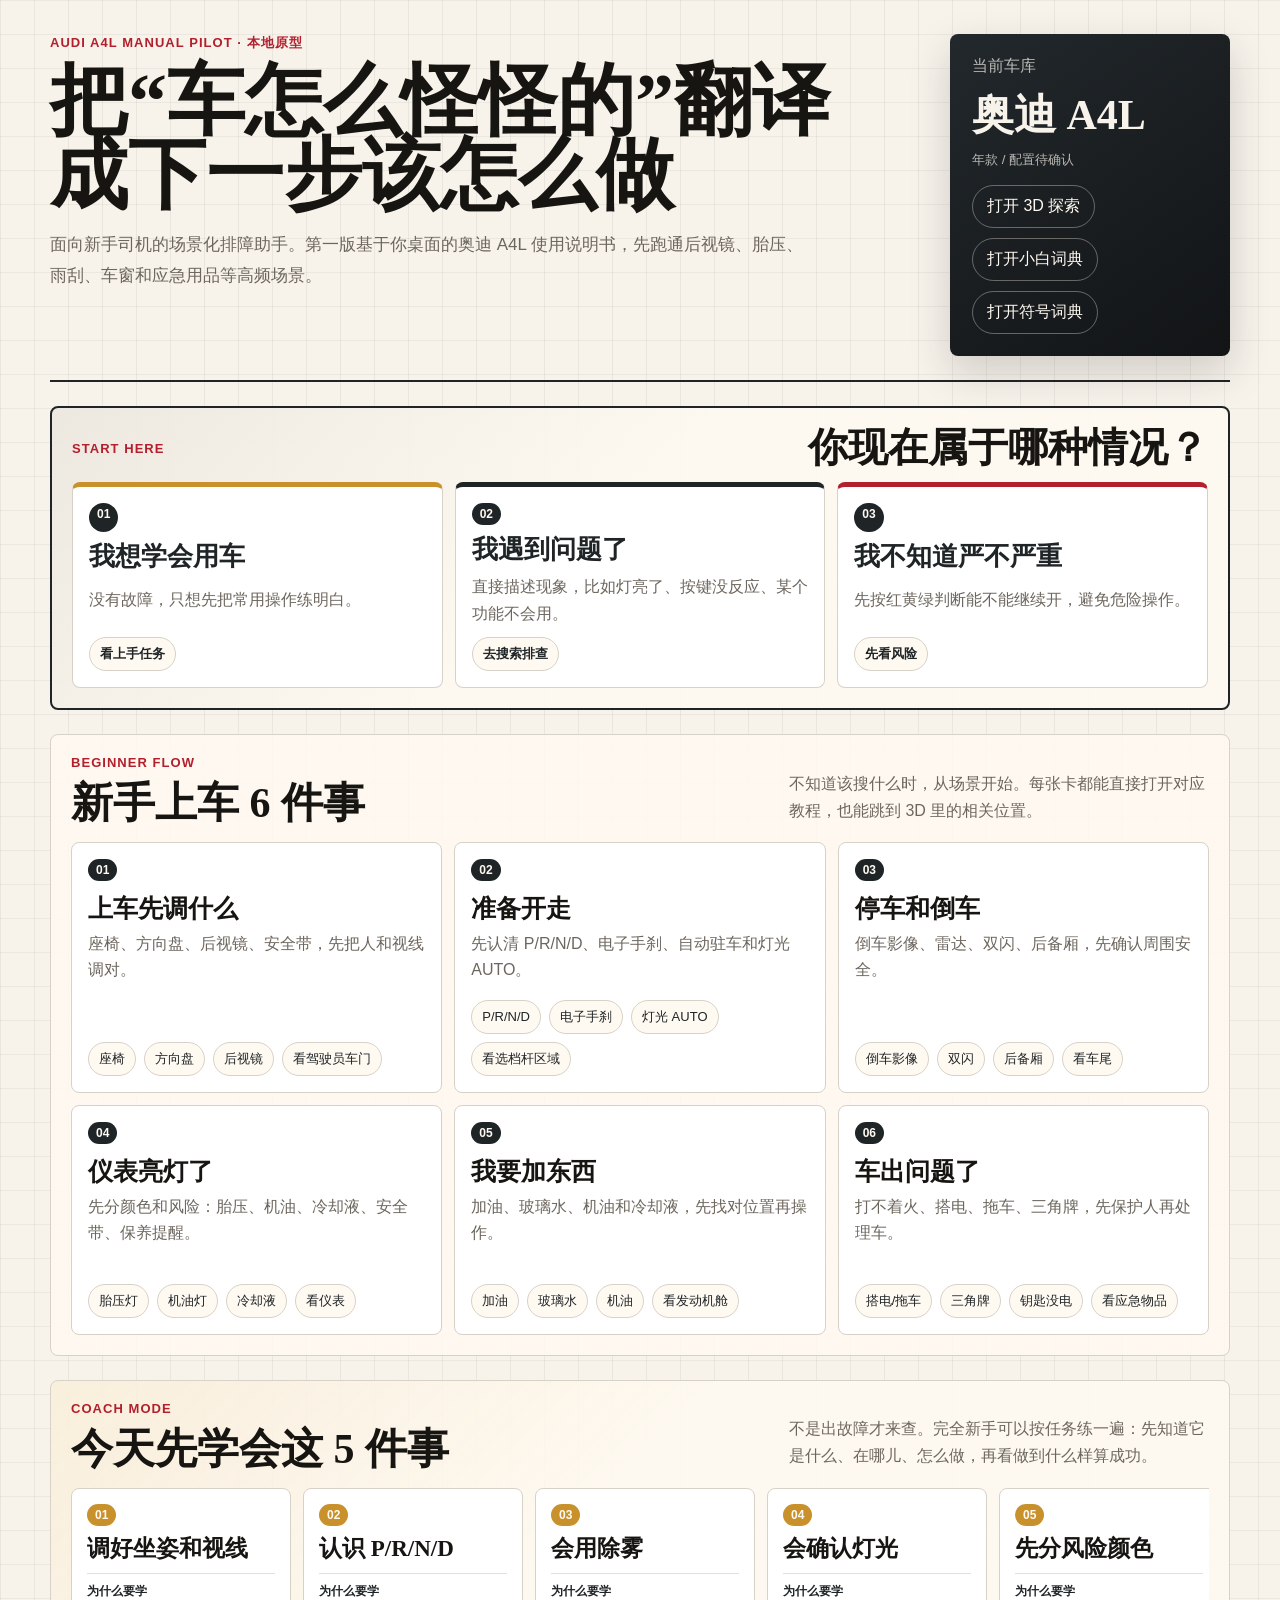
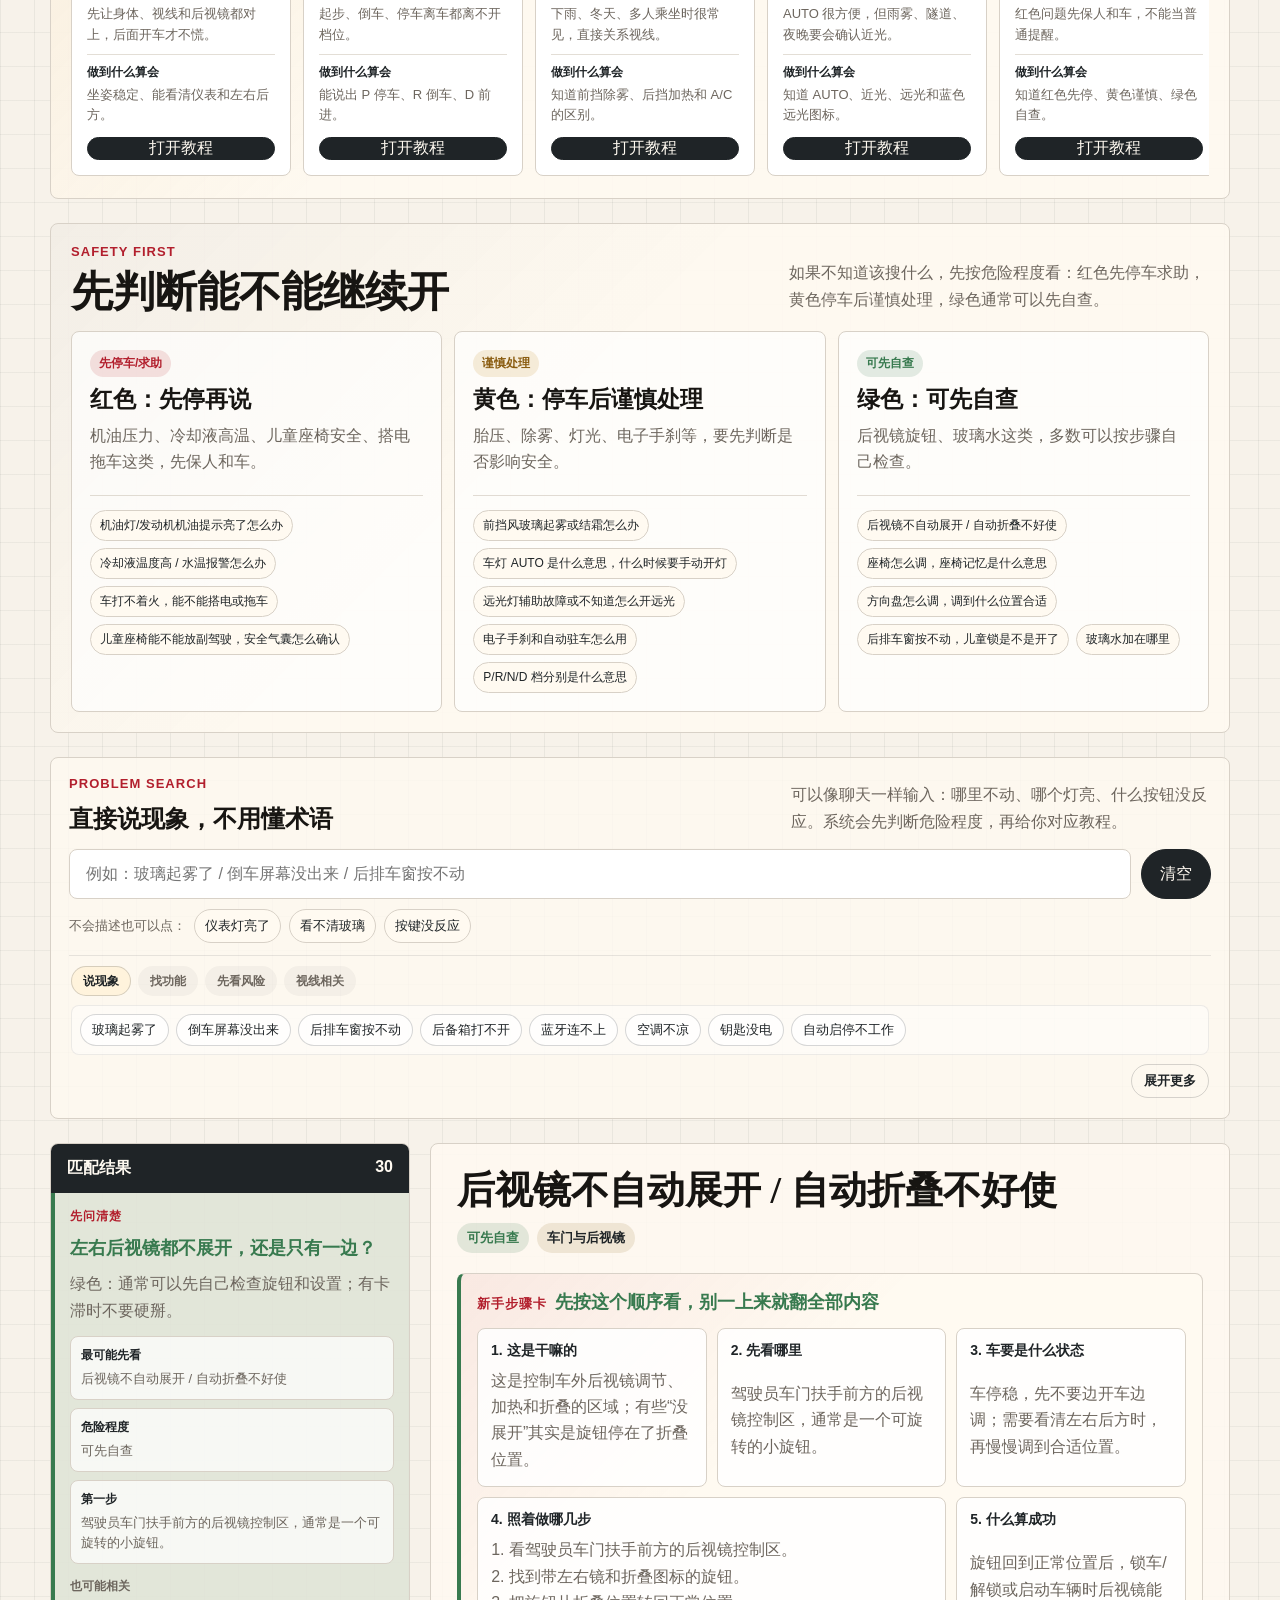
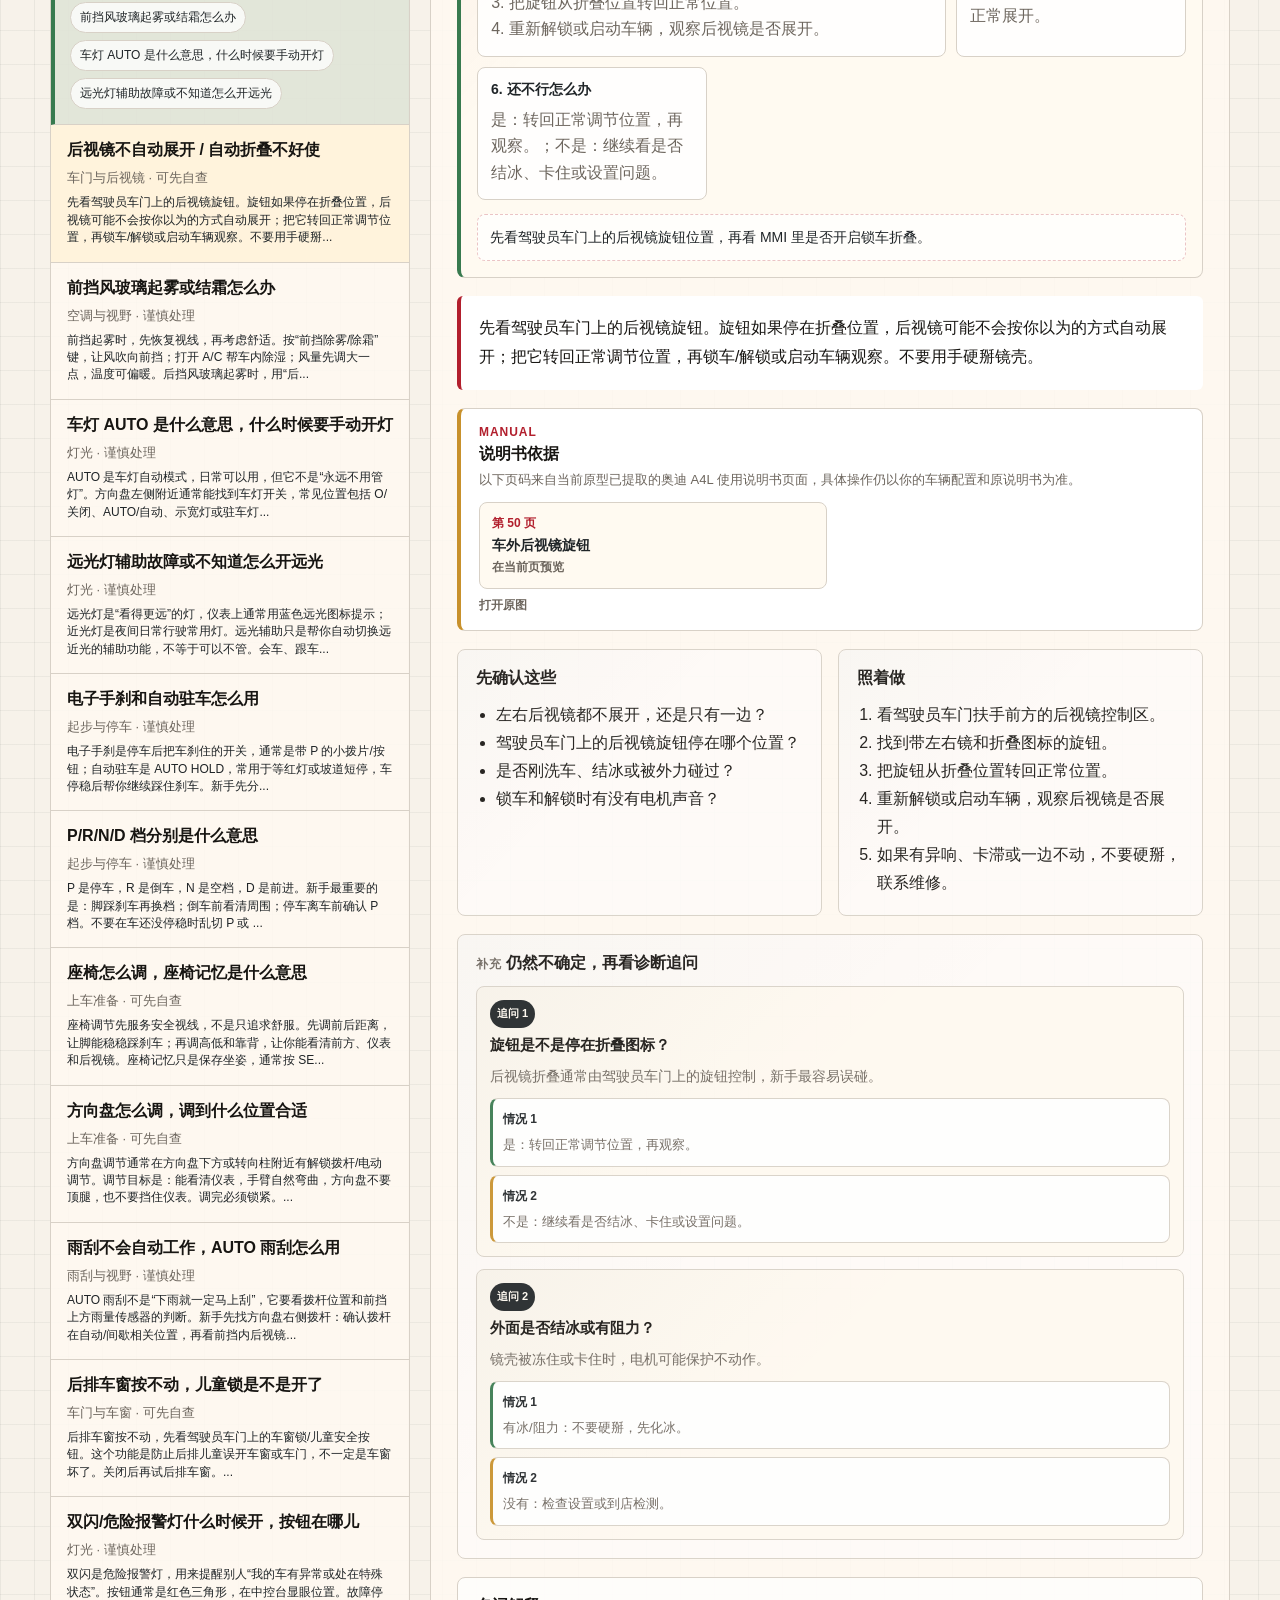
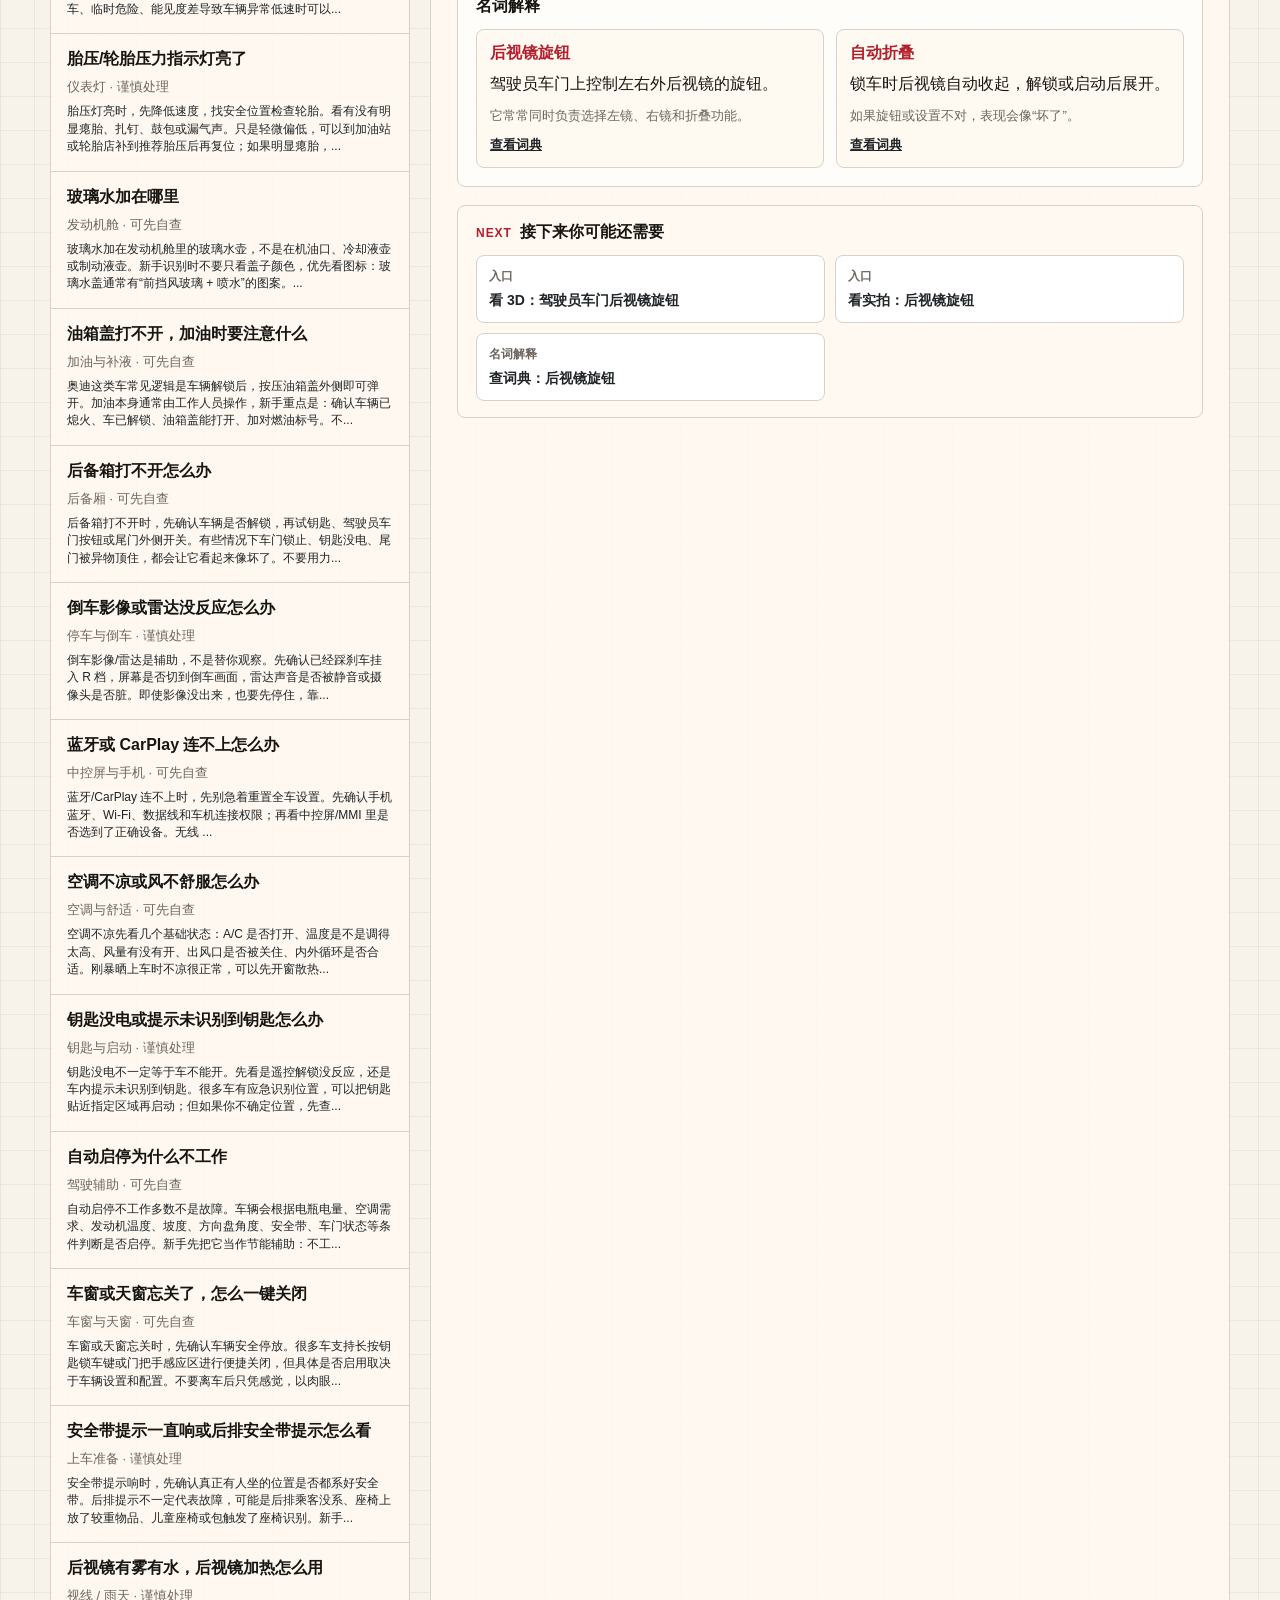
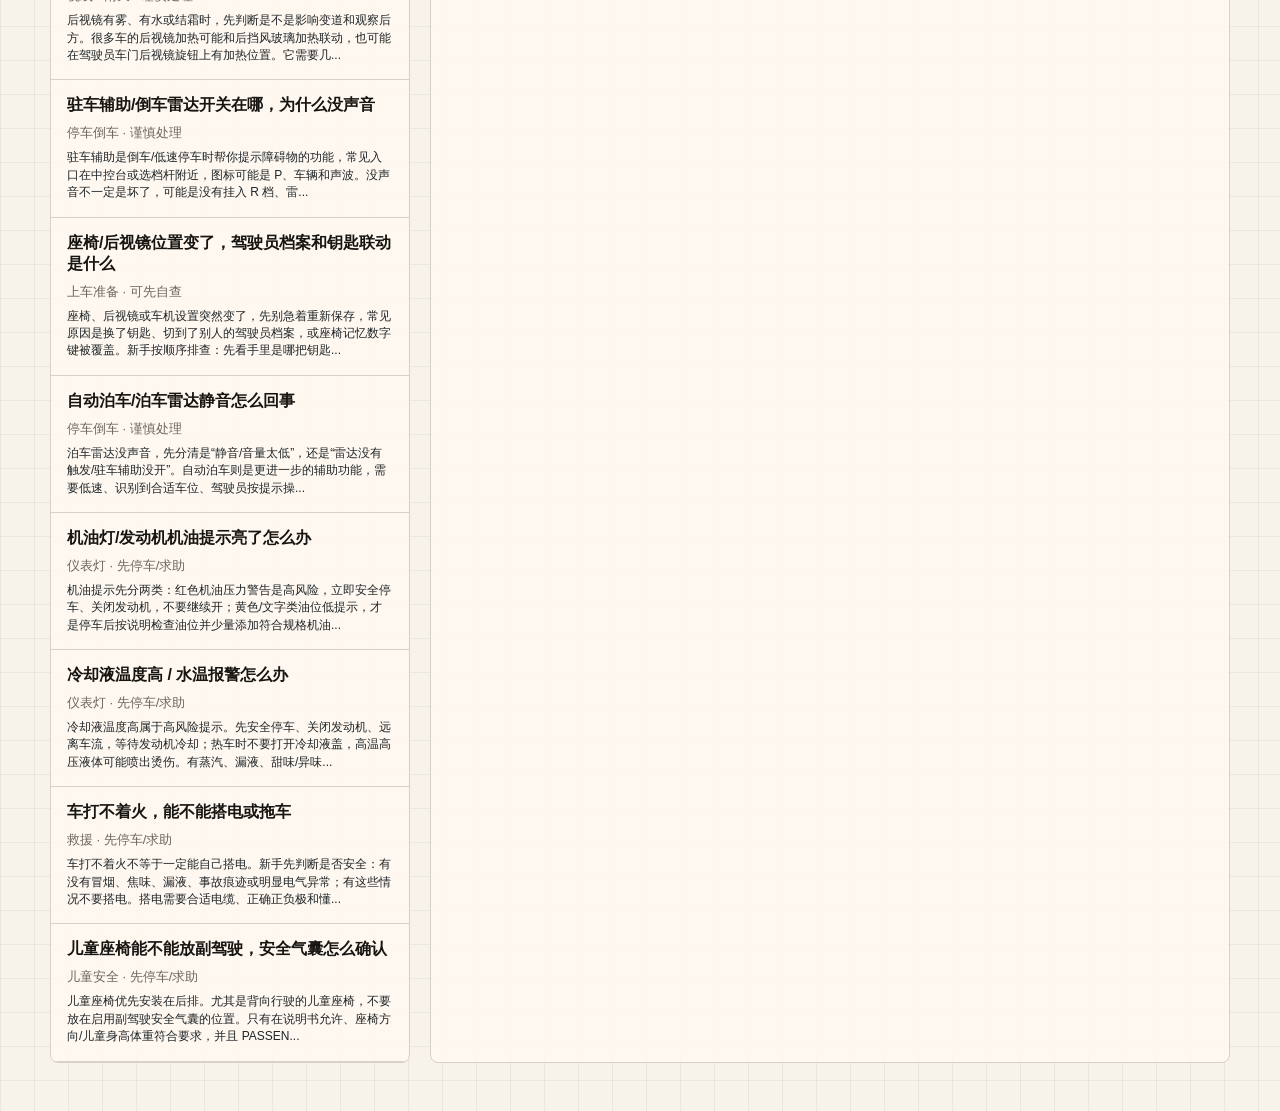
<file: index.html>
<!doctype html>
<html lang="zh-CN">
  <head>
    <meta charset="utf-8" />
    <meta name="viewport" content="width=device-width, initial-scale=1" />
    <title>奥迪 A4L 新手排障助手</title>
    <link rel="stylesheet" href="./styles.css?v=mobile-answer-first-1" />
  </head>
  <body>
    <main class="shell">
      <section class="hero">
        <div>
          <p class="eyebrow">Audi A4L Manual Pilot · 本地原型</p>
          <h1>把“车怎么怪怪的”翻译成下一步该怎么做</h1>
          <p class="lead">面向新手司机的场景化排障助手。第一版基于你桌面的奥迪 A4L 使用说明书，先跑通后视镜、胎压、雨刮、车窗和应急用品等高频场景。</p>
        </div>
        <div class="vehicle-card">
          <span>当前车库</span>
          <strong>奥迪 A4L</strong>
          <small>年款 / 配置待确认</small>
          <a class="vehicle-link" href="./explore.html">打开 3D 探索</a>
          <a class="vehicle-link" href="./glossary.html">打开小白词典</a>
          <a class="vehicle-link" href="./icons.html">打开符号词典</a>
        </div>
      </section>

      <section class="intent-router" aria-label="你现在属于哪种情况">
        <div class="intent-head">
          <p class="eyebrow">Start Here</p>
          <h2>你现在属于哪种情况？</h2>
        </div>
        <div class="intent-grid">
          <a class="intent-card learn" href="#learnMode">
            <span>01</span>
            <strong>我想学会用车</strong>
            <p>没有故障，只想先把常用操作练明白。</p>
            <b>看上手任务</b>
          </a>
          <a class="intent-card problem" href="#searchMode">
            <span>02</span>
            <strong>我遇到问题了</strong>
            <p>直接描述现象，比如灯亮了、按键没反应、某个功能不会用。</p>
            <b>去搜索排查</b>
          </a>
          <a class="intent-card danger" href="#riskMode">
            <span>03</span>
            <strong>我不知道严不严重</strong>
            <p>先按红黄绿判断能不能继续开，避免危险操作。</p>
            <b>先看风险</b>
          </a>
        </div>
      </section>

      <section class="beginner-guide" aria-label="新手上车导航">
        <div class="section-head">
          <div>
            <p class="eyebrow">Beginner Flow</p>
            <h2>新手上车 6 件事</h2>
          </div>
          <p>不知道该搜什么时，从场景开始。每张卡都能直接打开对应教程，也能跳到 3D 里的相关位置。</p>
        </div>

        <div class="guide-grid">
          <article class="guide-card">
            <span>01</span>
            <h3>上车先调什么</h3>
            <p>座椅、方向盘、后视镜、安全带，先把人和视线调对。</p>
            <div class="guide-actions">
              <a href="./index.html?query=%E5%BA%A7%E6%A4%85%E6%80%8E%E4%B9%88%E8%B0%83" data-query="座椅怎么调">座椅</a>
              <a href="./index.html?query=%E6%96%B9%E5%90%91%E7%9B%98%E6%80%8E%E4%B9%88%E8%B0%83" data-query="方向盘怎么调">方向盘</a>
              <a href="./index.html?query=%E5%90%8E%E8%A7%86%E9%95%9C%E4%B8%8D%E8%87%AA%E5%8A%A8%E6%89%93%E5%BC%80" data-query="后视镜不自动打开">后视镜</a>
              <a href="./explore.html?zone=door">看驾驶员车门</a>
            </div>
          </article>

          <article class="guide-card">
            <span>02</span>
            <h3>准备开走</h3>
            <p>先认清 P/R/N/D、电子手刹、自动驻车和灯光 AUTO。</p>
            <div class="guide-actions">
              <a href="./index.html?query=P%E6%A1%A3%E6%98%AF%E4%BB%80%E4%B9%88%E6%84%8F%E6%80%9D" data-query="P档是什么意思">P/R/N/D</a>
              <a href="./index.html?query=%E7%94%B5%E5%AD%90%E6%89%8B%E5%88%B9%E6%80%8E%E4%B9%88%E7%94%A8" data-query="电子手刹怎么用">电子手刹</a>
              <a href="./index.html?query=%E8%BD%A6%E7%81%AFAUTO" data-query="车灯AUTO">灯光 AUTO</a>
              <a href="./explore.html?mode=interior&zone=console">看选档杆区域</a>
            </div>
          </article>

          <article class="guide-card">
            <span>03</span>
            <h3>停车和倒车</h3>
            <p>倒车影像、雷达、双闪、后备厢，先确认周围安全。</p>
            <div class="guide-actions">
              <a href="./index.html?query=%E5%80%92%E8%BD%A6%E5%BD%B1%E5%83%8F%E6%B2%A1%E5%8F%8D%E5%BA%94" data-query="倒车影像没反应">倒车影像</a>
              <a href="./index.html?query=%E5%8F%8C%E9%97%AA%E5%9C%A8%E5%93%AA%E9%87%8C" data-query="双闪在哪里">双闪</a>
              <a href="./index.html?query=%E5%90%8E%E5%A4%87%E5%8E%A2%E6%89%93%E4%B8%8D%E5%BC%80" data-query="后备厢打不开">后备厢</a>
              <a href="./explore.html?zone=trunk">看车尾</a>
            </div>
          </article>

          <article class="guide-card">
            <span>04</span>
            <h3>仪表亮灯了</h3>
            <p>先分颜色和风险：胎压、机油、冷却液、安全带、保养提醒。</p>
            <div class="guide-actions">
              <a href="./index.html?query=%E8%83%8E%E5%8E%8B%E7%81%AF%E4%BA%AE%E4%BA%86" data-query="胎压灯亮了">胎压灯</a>
              <a href="./index.html?query=%E6%9C%BA%E6%B2%B9%E7%81%AF%E4%BA%AE%E4%BA%86" data-query="机油灯亮了">机油灯</a>
              <a href="./index.html?query=%E5%86%B7%E5%8D%B4%E6%B6%B2%E6%8F%90%E7%A4%BA" data-query="冷却液提示">冷却液</a>
              <a href="./explore.html?mode=interior&zone=steering">看仪表</a>
            </div>
          </article>

          <article class="guide-card">
            <span>05</span>
            <h3>我要加东西</h3>
            <p>加油、玻璃水、机油和冷却液，先找对位置再操作。</p>
            <div class="guide-actions">
              <a href="./index.html?query=%E6%B2%B9%E7%AE%B1%E7%9B%96%E6%89%93%E4%B8%8D%E5%BC%80" data-query="油箱盖打不开">加油</a>
              <a href="./index.html?query=%E5%8A%A0%E7%8E%BB%E7%92%83%E6%B0%B4" data-query="加玻璃水">玻璃水</a>
              <a href="./index.html?query=%E6%9C%BA%E6%B2%B9%E7%81%AF%E4%BA%AE%E4%BA%86" data-query="机油灯亮了">机油</a>
              <a href="./explore.html?zone=hood">看发动机舱</a>
            </div>
          </article>

          <article class="guide-card">
            <span>06</span>
            <h3>车出问题了</h3>
            <p>打不着火、搭电、拖车、三角牌，先保护人再处理车。</p>
            <div class="guide-actions">
              <a href="./index.html?query=%E6%90%AD%E7%94%B5" data-query="搭电">搭电/拖车</a>
              <a href="./index.html?query=%E4%B8%89%E8%A7%92%E7%89%8C%E5%9C%A8%E5%93%AA%E9%87%8C" data-query="三角牌在哪里">三角牌</a>
              <a href="./index.html?query=%E9%92%A5%E5%8C%99%E6%B2%A1%E7%94%B5" data-query="钥匙没电">钥匙没电</a>
              <a href="./explore.html?zone=trunk">看应急物品</a>
            </div>
          </article>
        </div>
      </section>

      <section class="onboarding-tasks" id="learnMode" aria-label="上手任务模式">
        <div class="section-head">
          <div>
            <p class="eyebrow">Coach Mode</p>
            <h2>今天先学会这 5 件事</h2>
          </div>
          <p>不是出故障才来查。完全新手可以按任务练一遍：先知道它是什么、在哪儿、怎么做，再看做到什么样算成功。</p>
        </div>
        <div class="task-grid" id="onboardingTasks"></div>
      </section>

      <section class="risk-board" id="riskMode" aria-label="先判断能不能继续开">
        <div class="section-head">
          <div>
            <p class="eyebrow">Safety First</p>
            <h2>先判断能不能继续开</h2>
          </div>
          <p>如果不知道该搜什么，先按危险程度看：红色先停车求助，黄色停车后谨慎处理，绿色通常可以先自查。</p>
        </div>
        <div class="risk-board-grid" id="riskBoard"></div>
      </section>

      <section class="coverage-board dev-only" id="coverageMode" aria-label="内容覆盖看板" hidden>
        <div class="section-head">
          <div>
            <p class="eyebrow">Coverage Map</p>
            <h2>现在覆盖到哪儿了</h2>
          </div>
          <p>不是继续盲目加内容，而是先看这个原型已经覆盖哪些用车场景、哪些还缺、哪些适合接 3D 或实车照片。</p>
        </div>
        <div class="coverage-summary" id="coverageSummary"></div>
        <div class="coverage-grid" id="coverageBoard"></div>
        <div class="coverage-audit" id="coverageAudit"></div>
      </section>

      <section class="search-panel" id="searchMode" aria-label="问题搜索">
        <div class="search-copy">
          <div>
            <p class="eyebrow">Problem Search</p>
            <label for="query">直接说现象，不用懂术语</label>
          </div>
          <p>可以像聊天一样输入：哪里不动、哪个灯亮、什么按钮没反应。系统会先判断危险程度，再给你对应教程。</p>
        </div>
        <div class="search-row">
          <input id="query" type="search" placeholder="例如：玻璃起雾了 / 倒车屏幕没出来 / 后排车窗按不动" autocomplete="off" />
          <button id="clearBtn" type="button">清空</button>
        </div>
        <div class="search-examples">
          <span>不会描述也可以点：</span>
          <button type="button" data-query="仪表灯亮了">仪表灯亮了</button>
          <button type="button" data-query="看不清玻璃">看不清玻璃</button>
          <button type="button" data-query="按键没反应">按键没反应</button>
        </div>
        <div class="chips" id="chips"></div>
      </section>

      <section class="layout">
        <aside class="list" aria-label="问题列表">
          <div class="list-head">
            <span>匹配结果</span>
            <b id="resultCount">0</b>
          </div>
          <div id="resultGuide"></div>
          <div id="issueList"></div>
        </aside>

        <article class="detail" id="detail" aria-live="polite"></article>
      </section>
    </main>

    <script src="./app.js?v=desktop-top-1"></script>
  </body>
</html>
</file>
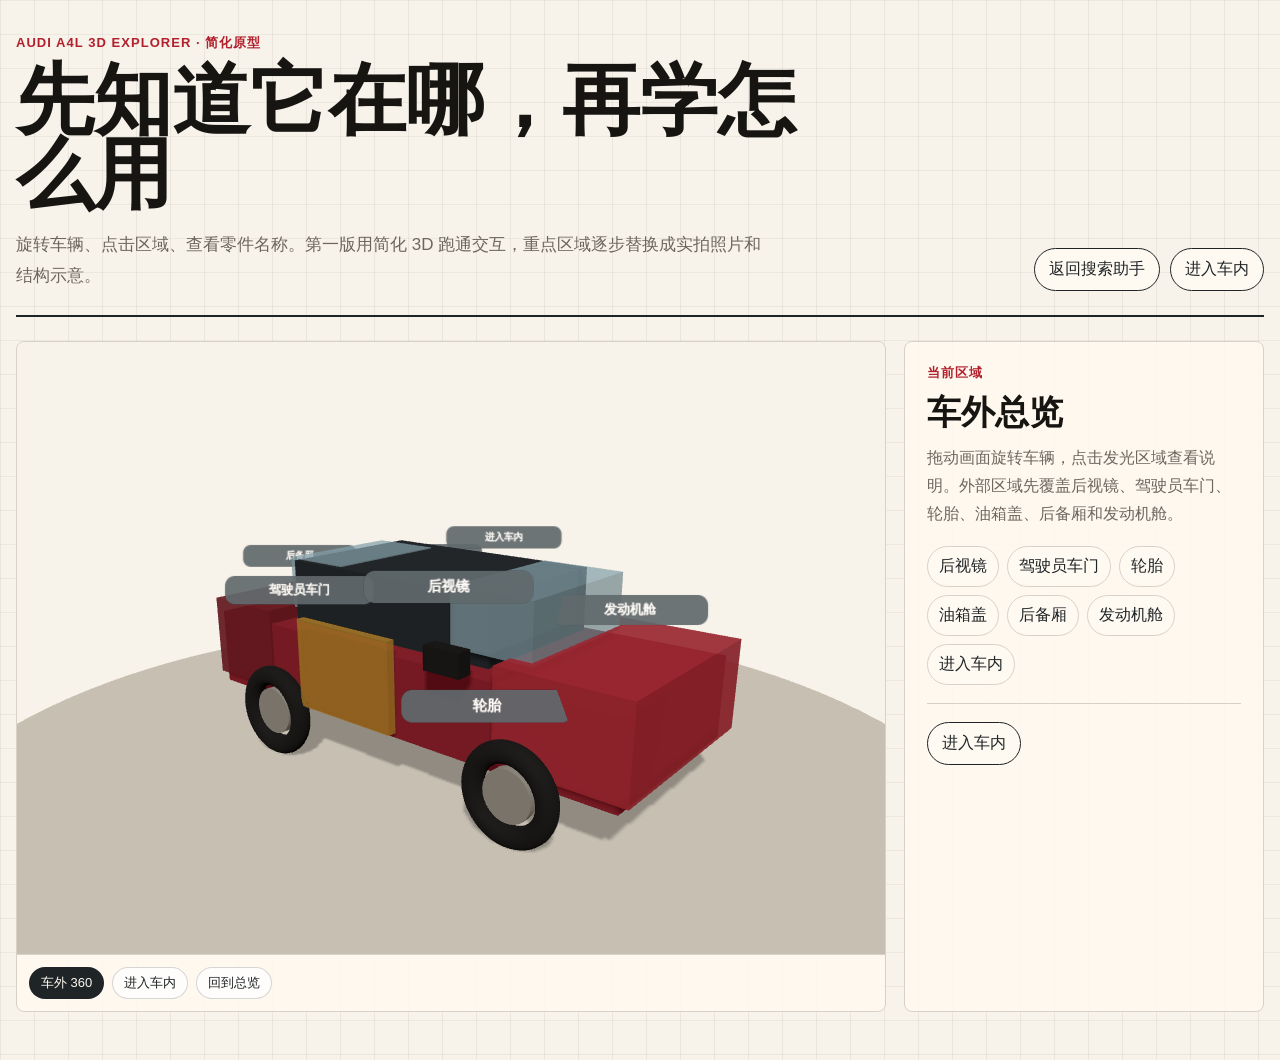
<file: explore.html>
<!doctype html>
<html lang="zh-CN">
  <head>
    <meta charset="utf-8" />
    <meta name="viewport" content="width=device-width, initial-scale=1" />
    <title>奥迪 A4L 3D 新手探索</title>
    <link rel="stylesheet" href="./styles.css?v=mobile-answer-first-1" />
  </head>
  <body>
    <main class="shell explore-shell">
      <section class="explore-hero">
        <div>
          <p class="eyebrow">Audi A4L 3D Explorer · 简化原型</p>
          <h1>先知道它在哪，再学怎么用</h1>
          <p class="lead">旋转车辆、点击区域、查看零件名称。第一版用简化 3D 跑通交互，重点区域逐步替换成实拍照片和结构示意。</p>
        </div>
        <div class="explore-actions">
          <a class="nav-button" href="./index.html">返回搜索助手</a>
          <button class="nav-button" id="enterInteriorBtn" type="button">进入车内</button>
        </div>
      </section>

      <section class="explore-layout">
        <div class="viewer-card">
          <div id="carViewer" class="car-viewer" aria-label="简化 3D 车辆探索区"></div>
          <div class="viewer-toolbar">
            <button class="chip active" type="button" data-view="exterior">车外 360</button>
            <button class="chip" type="button" data-view="interior">进入车内</button>
            <button class="chip" type="button" id="resetCameraBtn">回到总览</button>
          </div>
        </div>

        <aside class="zone-panel" id="zonePanel" aria-live="polite">
          <p class="eyebrow">当前区域</p>
          <h2>车外总览</h2>
          <p>拖动画面旋转车辆，点击发光区域查看说明。外部区域先覆盖后视镜、驾驶员车门、轮胎、油箱盖、后备厢和发动机舱。</p>
          <div class="part-list" id="partList"></div>
        </aside>
      </section>
    </main>

    <script type="module" src="./explore.js?v=explore-goals-1"></script>
  </body>
</html>
</file>
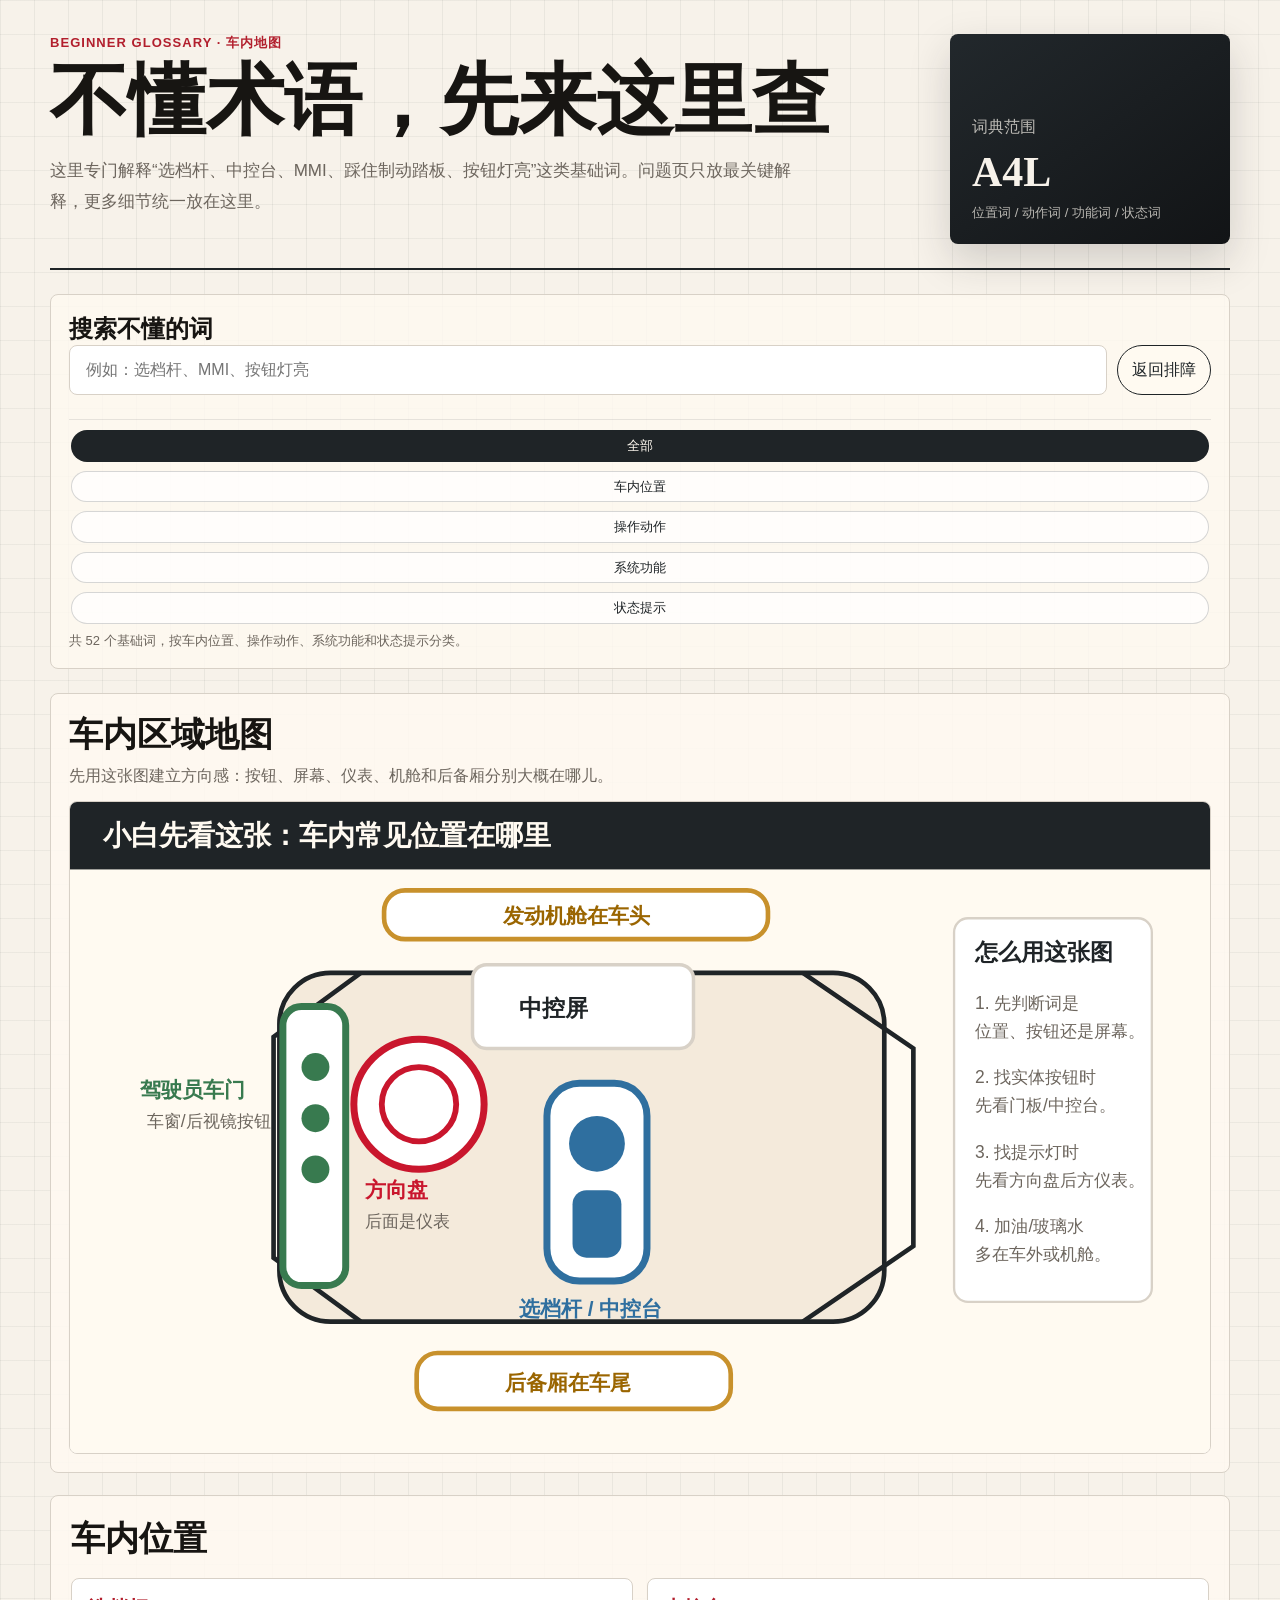
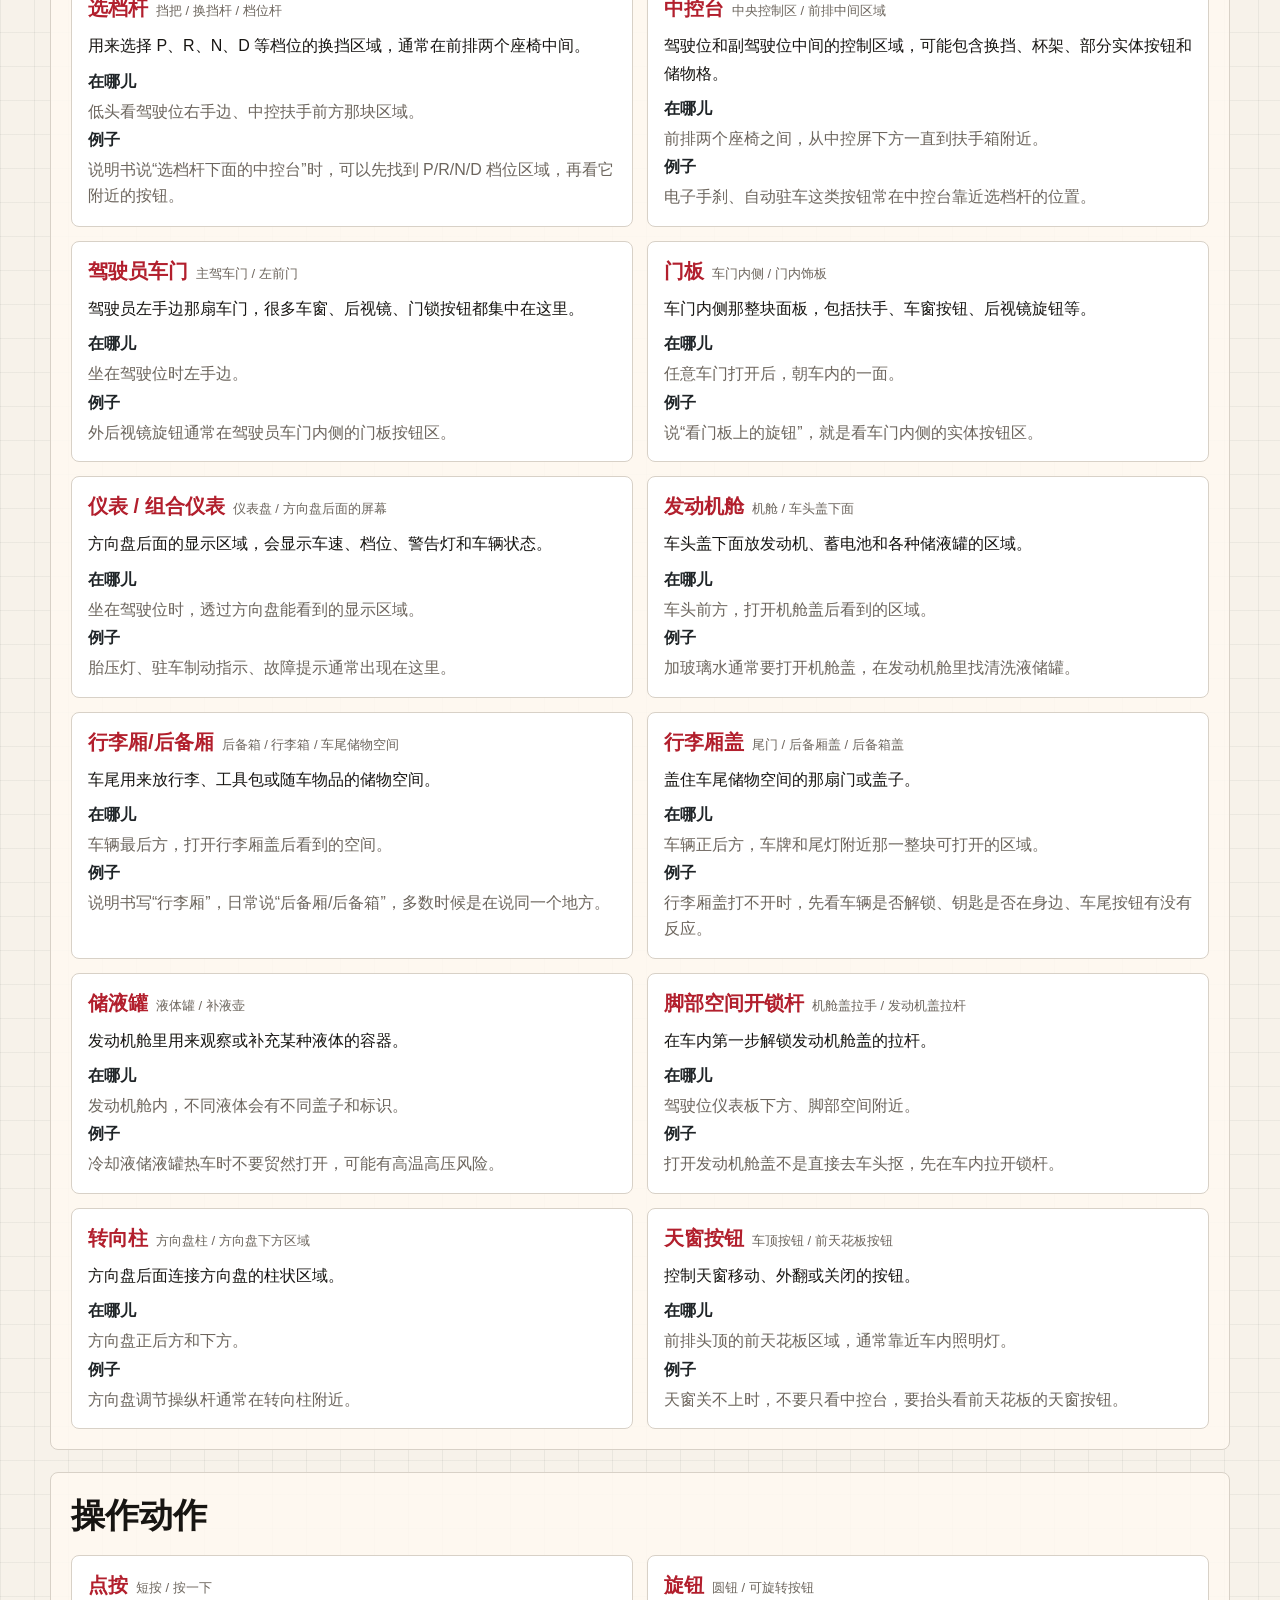
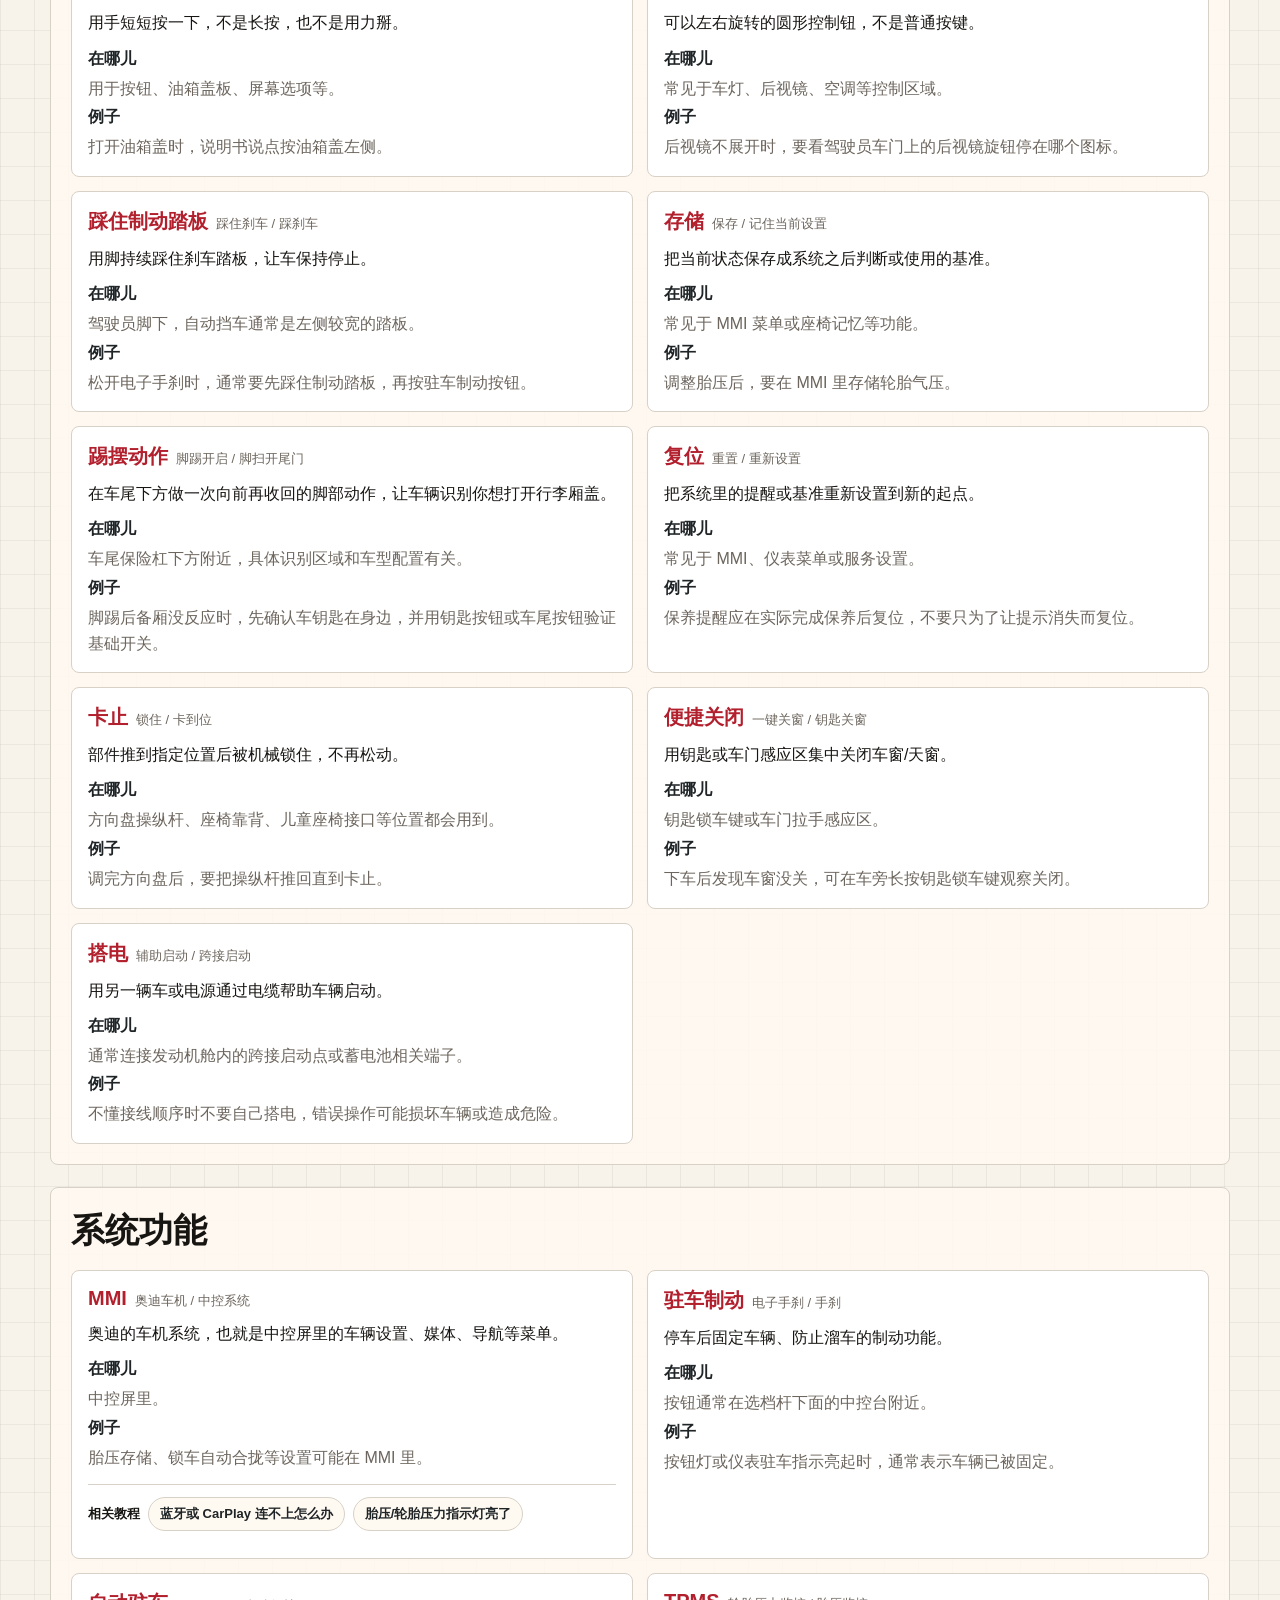
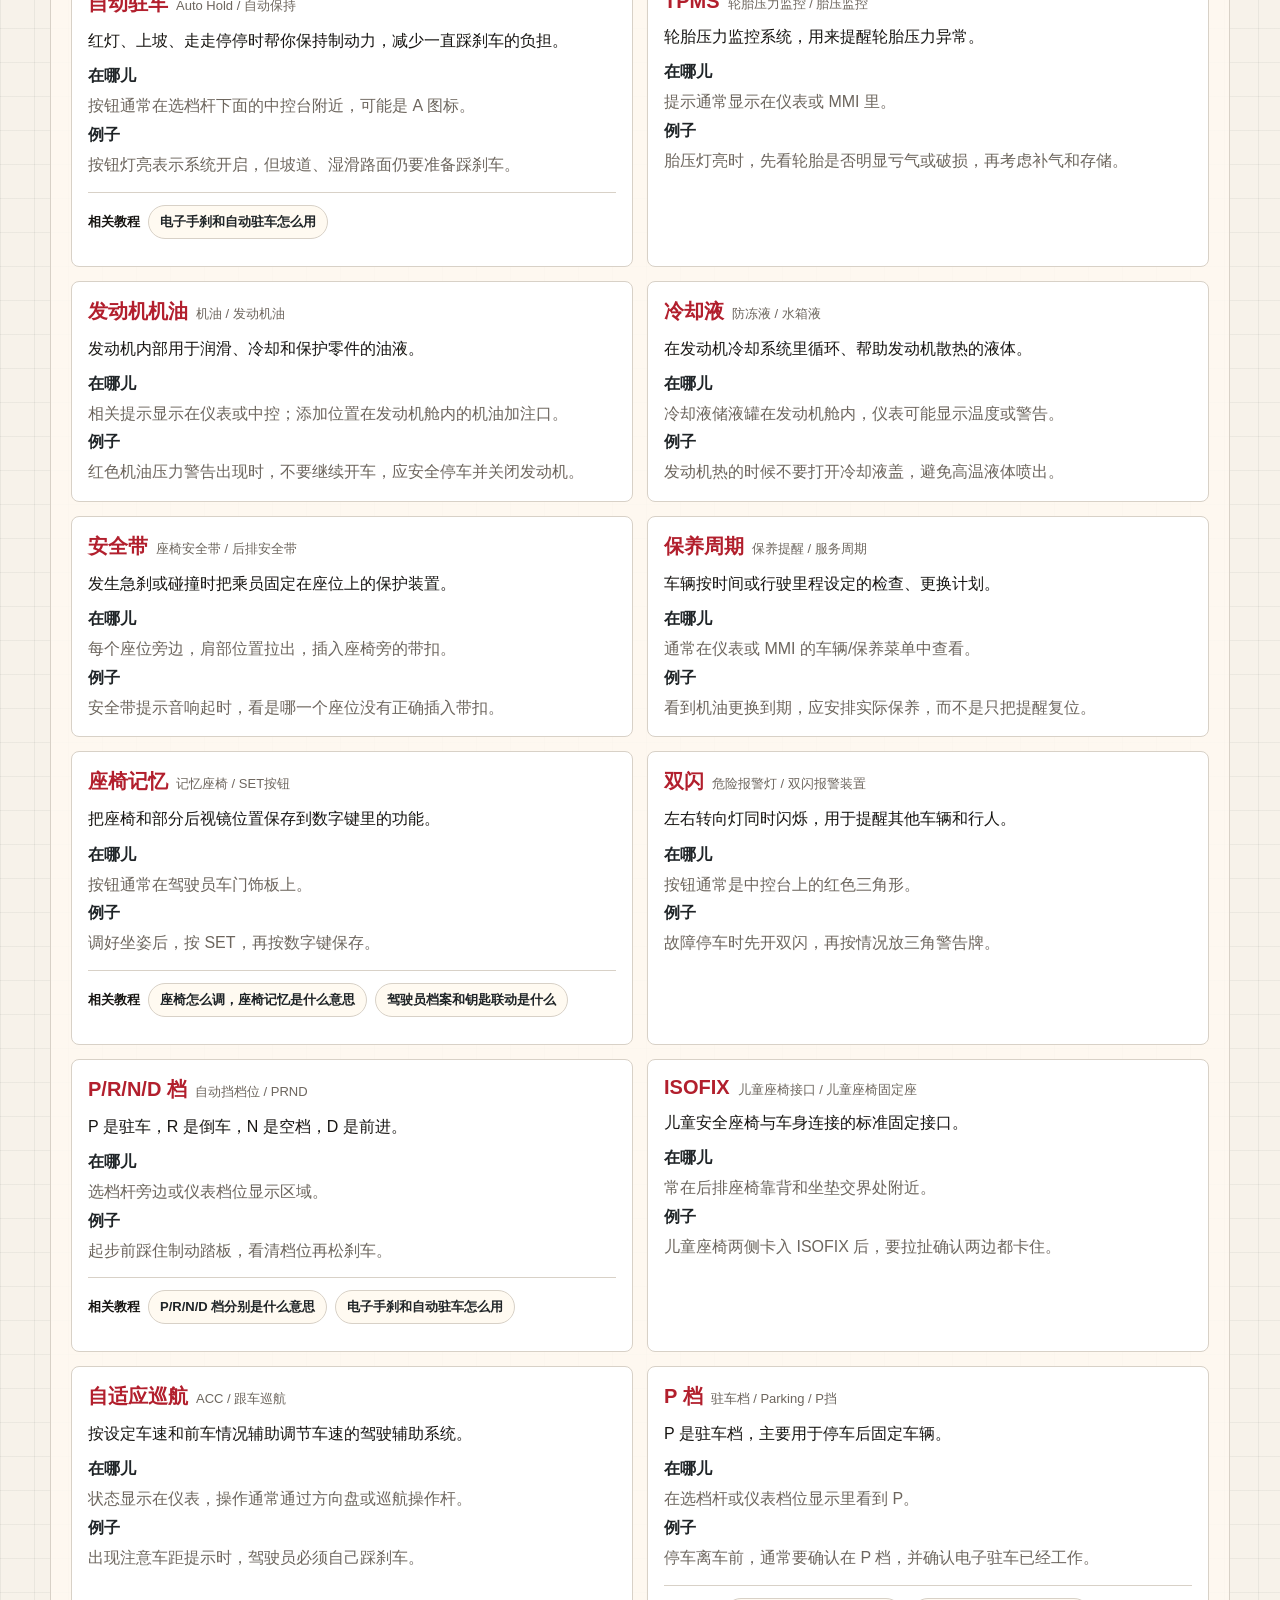
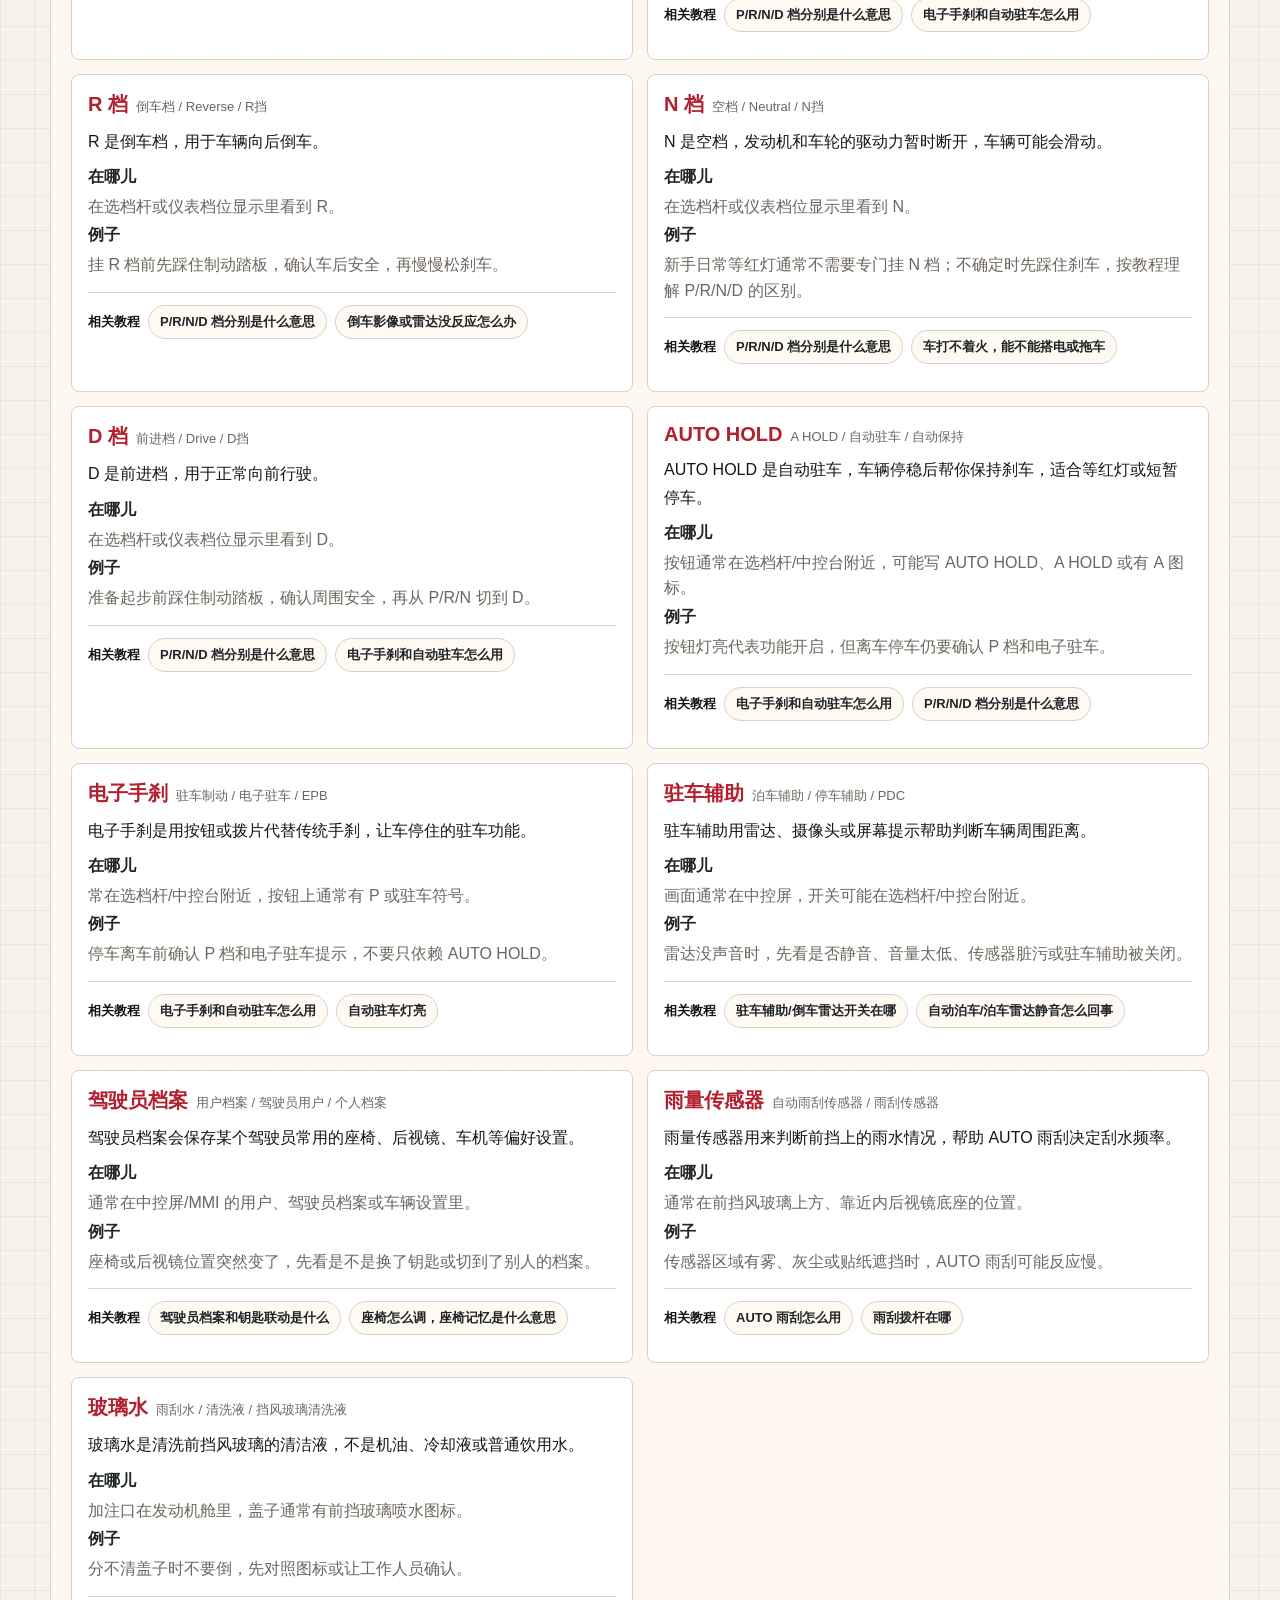
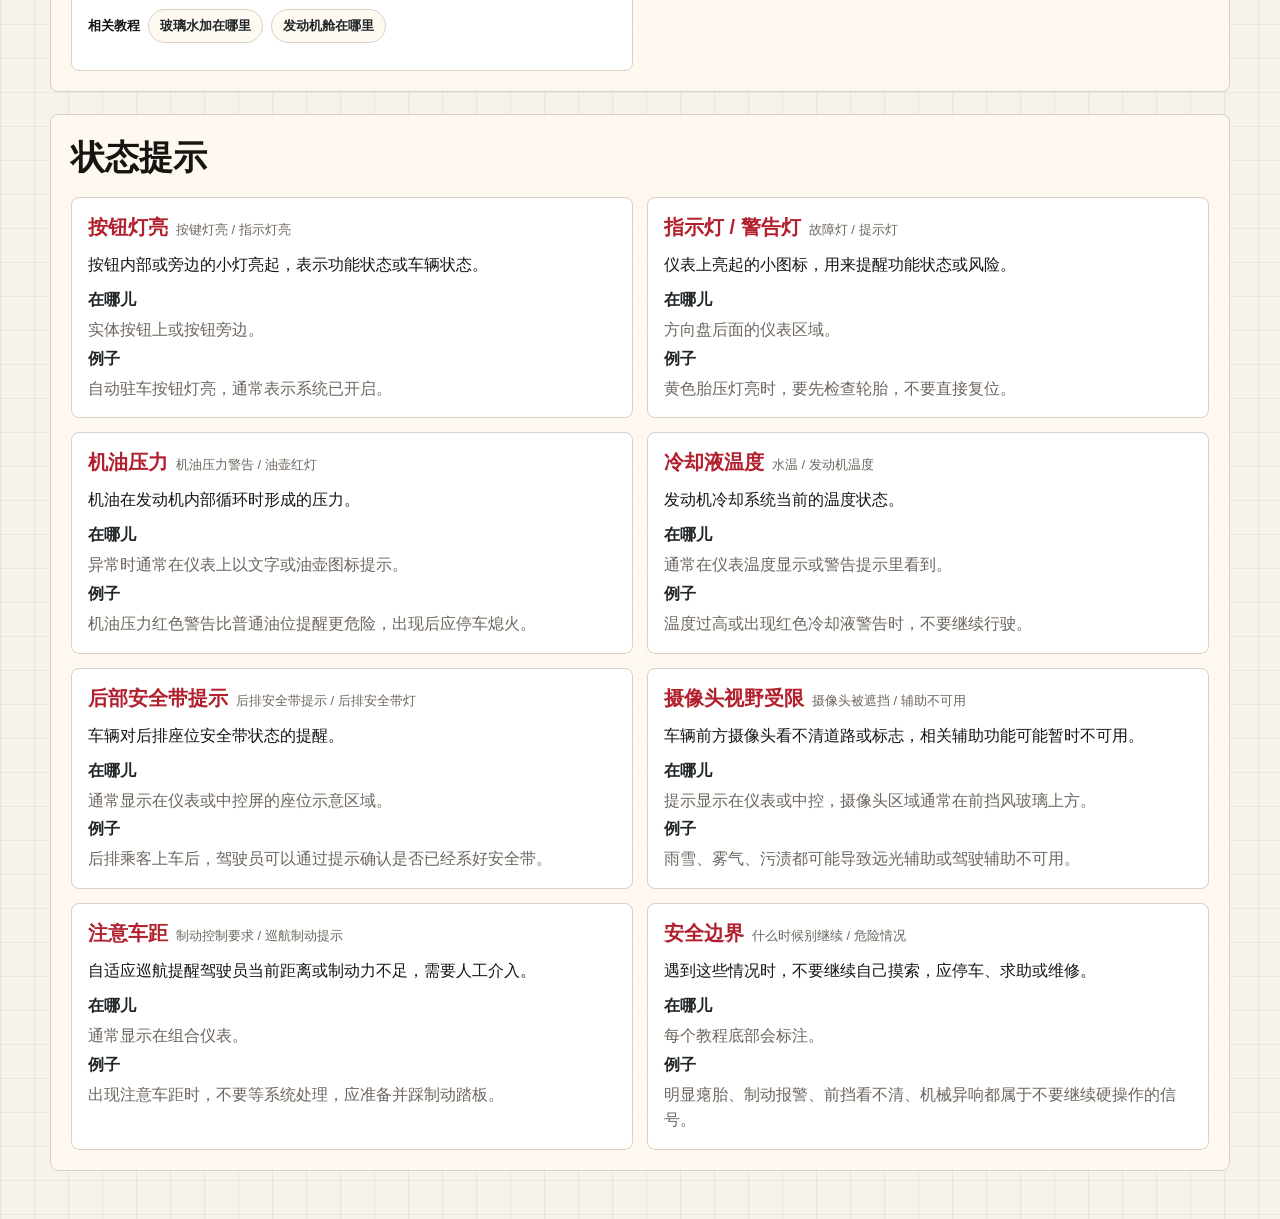
<file: glossary.html>
<!doctype html>
<html lang="zh-CN">
  <head>
    <meta charset="utf-8" />
    <meta name="viewport" content="width=device-width, initial-scale=1" />
    <title>小白词典 · 奥迪 A4L 新手排障助手</title>
    <link rel="stylesheet" href="./styles.css?v=mobile-answer-first-1" />
  </head>
  <body>
    <main class="shell">
      <section class="hero glossary-hero">
        <div>
          <p class="eyebrow">Beginner Glossary · 车内地图</p>
          <h1>不懂术语，先来这里查</h1>
          <p class="lead">这里专门解释“选档杆、中控台、MMI、踩住制动踏板、按钮灯亮”这类基础词。问题页只放最关键解释，更多细节统一放在这里。</p>
        </div>
        <div class="vehicle-card">
          <span>词典范围</span>
          <strong>A4L</strong>
          <small>位置词 / 动作词 / 功能词 / 状态词</small>
        </div>
      </section>

      <section class="search-panel">
        <label for="glossaryQuery">搜索不懂的词</label>
        <div class="search-row">
          <input id="glossaryQuery" type="search" placeholder="例如：选档杆、MMI、按钮灯亮" autocomplete="off" />
          <a class="nav-button" href="./index.html">返回排障</a>
        </div>
        <div class="glossary-tools">
          <div id="categoryChips" class="chips"></div>
          <p id="glossarySummary" class="glossary-summary"></p>
        </div>
      </section>

      <section class="area-map">
        <div>
          <h2>车内区域地图</h2>
          <p>先用这张图建立方向感：按钮、屏幕、仪表、机舱和后备厢分别大概在哪儿。</p>
        </div>
        <img src="./assets/new-driver/car-area-map.svg" alt="车内区域小白地图" />
      </section>

      <section id="glossaryRoot" class="glossary-page"></section>
    </main>

    <script src="./glossary.js?v=related-lessons-3"></script>
  </body>
</html>
</file>
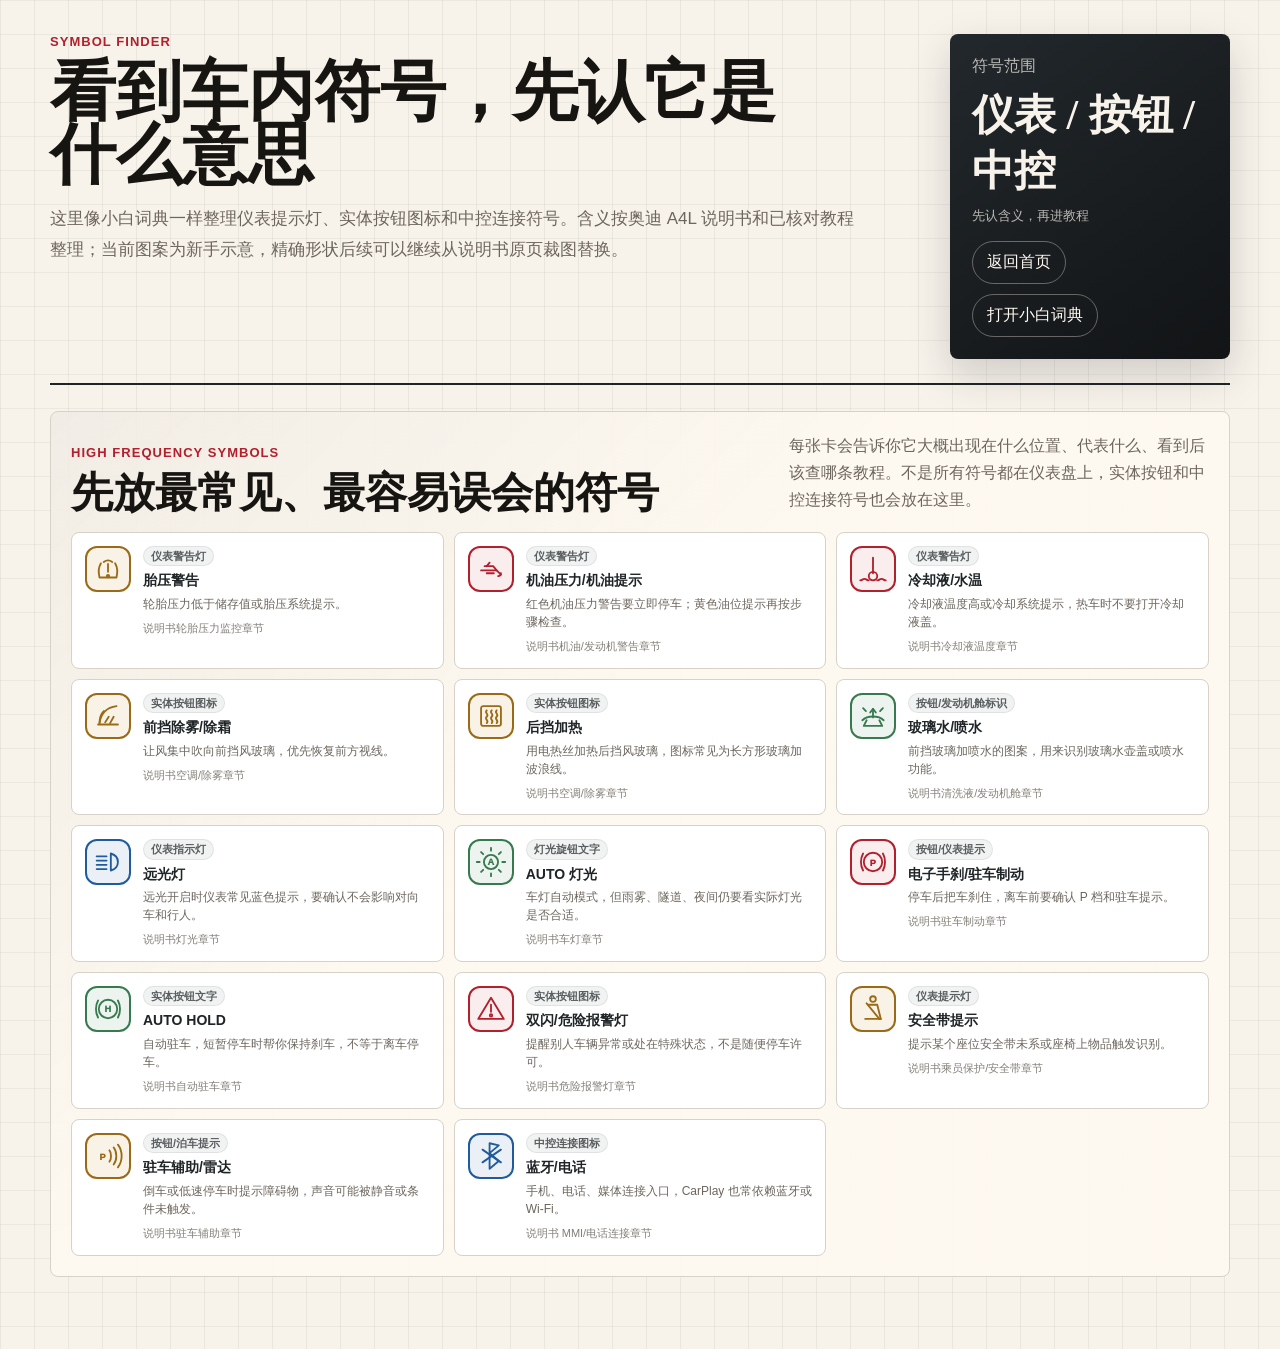
<file: icons.html>
<!doctype html>
<html lang="zh-CN">
  <head>
    <meta charset="utf-8" />
    <meta name="viewport" content="width=device-width, initial-scale=1" />
    <title>奥迪 A4L 符号词典</title>
    <link rel="stylesheet" href="./styles.css?v=mobile-answer-first-1" />
  </head>
  <body>
    <main class="shell">
      <section class="hero compact-hero">
        <div>
          <p class="eyebrow">Symbol Finder</p>
          <h1>看到车内符号，先认它是什么意思</h1>
          <p class="lead">这里像小白词典一样整理仪表提示灯、实体按钮图标和中控连接符号。含义按奥迪 A4L 说明书和已核对教程整理；当前图案为新手示意，精确形状后续可以继续从说明书原页裁图替换。</p>
        </div>
        <div class="vehicle-card">
          <span>符号范围</span>
          <strong>仪表 / 按钮 / 中控</strong>
          <small>先认含义，再进教程</small>
          <a class="vehicle-link" href="./index.html">返回首页</a>
          <a class="vehicle-link" href="./glossary.html">打开小白词典</a>
        </div>
      </section>

      <section class="icon-board icon-page-board" id="iconMode" aria-label="车内符号词典">
        <div class="section-head">
          <div>
            <p class="eyebrow">High Frequency Symbols</p>
            <h2>先放最常见、最容易误会的符号</h2>
          </div>
          <p>每张卡会告诉你它大概出现在什么位置、代表什么、看到后该查哪条教程。不是所有符号都在仪表盘上，实体按钮和中控连接符号也会放在这里。</p>
        </div>
        <div class="icon-grid icon-page-grid" id="iconGuide"></div>
      </section>
    </main>

    <script src="./app.js?v=desktop-top-1"></script>
  </body>
</html>
</file>
<file: styles.css>
:root {
  --ink: #171512;
  --muted: #6d665e;
  --line: #d8d1c7;
  --paper: #f7f2ea;
  --panel: #fffaf1;
  --dark: #1f2427;
  --red: #b21f2d;
  --gold: #c8912c;
  --green: #387a4f;
}

* {
  box-sizing: border-box;
}

body {
  margin: 0;
  color: var(--ink);
  background:
    linear-gradient(90deg, rgba(31, 36, 39, 0.06) 1px, transparent 1px),
    linear-gradient(rgba(31, 36, 39, 0.05) 1px, transparent 1px),
    var(--paper);
  background-size: 34px 34px;
  font-family: "Microsoft YaHei", "Noto Sans CJK SC", sans-serif;
}

[hidden] {
  display: none !important;
}

.shell {
  width: min(1180px, calc(100% - 32px));
  margin: 0 auto;
  padding: 34px 0 48px;
}

.hero {
  display: grid;
  grid-template-columns: minmax(0, 1fr) 280px;
  gap: 24px;
  align-items: stretch;
  border-bottom: 2px solid var(--dark);
  padding-bottom: 24px;
}

.eyebrow {
  margin: 0 0 12px;
  color: var(--red);
  font-size: 13px;
  font-weight: 800;
  letter-spacing: 0.08em;
  text-transform: uppercase;
}

h1 {
  max-width: 820px;
  margin: 0;
  font-family: Georgia, "Times New Roman", serif;
  font-size: clamp(38px, 7vw, 78px);
  line-height: 0.95;
  letter-spacing: 0;
}

.lead {
  max-width: 760px;
  margin: 18px 0 0;
  color: var(--muted);
  font-size: 17px;
  line-height: 1.8;
}

.compact-hero h1 {
  max-width: 780px;
  font-size: clamp(34px, 5.6vw, 66px);
}

.compact-hero .lead {
  max-width: 820px;
}

.vehicle-card {
  display: flex;
  min-height: 210px;
  padding: 22px;
  flex-direction: column;
  justify-content: flex-end;
  color: #f7f2ea;
  background: linear-gradient(145deg, #22282c, #121416);
  border-radius: 8px;
  box-shadow: 0 16px 42px rgba(31, 36, 39, 0.18);
}

.vehicle-card span,
.vehicle-card small {
  color: rgba(247, 242, 234, 0.72);
}

.vehicle-card strong {
  margin: 10px 0 8px;
  font-family: Georgia, "Times New Roman", serif;
  font-size: 42px;
}

.vehicle-link,
.nav-button {
  display: inline-flex;
  width: fit-content;
  align-items: center;
  justify-content: center;
  margin-top: 16px;
  padding: 10px 14px;
  color: #fffaf1;
  text-decoration: none;
  border: 1px solid rgba(255, 250, 241, 0.34);
  border-radius: 999px;
}

.vehicle-card .vehicle-link + .vehicle-link {
  margin-top: 10px;
}

.dark-link {
  margin-top: 18px;
  color: var(--dark);
  border-color: var(--dark);
}

.nav-button {
  margin-top: 0;
  color: var(--dark);
  border-color: var(--dark);
  background: #fffaf1;
  white-space: nowrap;
}

.nav-button.subtle {
  color: var(--muted);
  border-color: var(--line);
  background: transparent;
}

.search-panel {
  margin: 24px 0;
  padding: 18px;
  background: rgba(255, 250, 241, 0.78);
  border: 1px solid var(--line);
  border-radius: 8px;
}

.search-panel-active {
  border-color: var(--dark);
  box-shadow: 0 0 0 4px rgba(31, 36, 39, 0.08);
}

.intent-router {
  margin: 24px 0;
  padding: 20px;
  background:
    linear-gradient(135deg, rgba(31, 36, 39, 0.08), transparent 46%),
    rgba(255, 250, 241, 0.92);
  border: 2px solid var(--dark);
  border-radius: 8px;
}

.intent-head {
  display: flex;
  flex-wrap: wrap;
  gap: 12px;
  align-items: end;
  justify-content: space-between;
  margin-bottom: 14px;
}

.intent-head h2 {
  margin: 0;
  font-family: Georgia, "Times New Roman", serif;
  font-size: 40px;
  line-height: 1;
}

.intent-grid {
  display: grid;
  grid-template-columns: repeat(3, minmax(0, 1fr));
  gap: 12px;
}

.intent-card {
  display: grid;
  gap: 10px;
  min-height: 190px;
  padding: 16px;
  color: var(--dark);
  background: white;
  border: 1px solid var(--line);
  border-top: 5px solid var(--gold);
  border-radius: 8px;
  text-decoration: none;
}

.intent-card.problem {
  border-top-color: var(--dark);
}

.intent-card.danger {
  border-top-color: var(--red);
}

.intent-card:hover {
  transform: translateY(-2px);
  border-color: var(--dark);
  box-shadow: 0 12px 26px rgba(31, 36, 39, 0.1);
}

.intent-card span {
  width: fit-content;
  padding: 4px 8px;
  color: #fffaf1;
  background: var(--dark);
  border-radius: 999px;
  font-size: 12px;
  font-weight: 900;
}

.intent-card strong {
  font-family: Georgia, "Times New Roman", serif;
  font-size: 26px;
  line-height: 1.12;
}

.intent-card p {
  margin: 0;
  color: var(--muted);
  line-height: 1.65;
}

.intent-card b {
  width: fit-content;
  margin-top: auto;
  padding: 7px 10px;
  color: var(--dark);
  background: #fffaf1;
  border: 1px solid var(--line);
  border-radius: 999px;
  font-size: 13px;
}

.beginner-guide,
.onboarding-tasks,
.risk-board,
.icon-board,
.coverage-board {
  margin: 24px 0;
  padding: 20px;
  background: rgba(255, 250, 241, 0.86);
  border: 1px solid var(--line);
  border-radius: 8px;
}

.section-head {
  display: grid;
  grid-template-columns: minmax(0, 1fr) minmax(220px, 420px);
  gap: 18px;
  align-items: end;
  margin-bottom: 18px;
}

.section-head h2 {
  margin: 0;
  font-family: Georgia, "Times New Roman", serif;
  font-size: 42px;
  line-height: 1;
}

.section-head p:not(.eyebrow) {
  margin: 0;
  color: var(--muted);
  line-height: 1.7;
}

.guide-grid {
  display: grid;
  grid-template-columns: repeat(3, minmax(0, 1fr));
  gap: 12px;
}

.guide-card {
  display: flex;
  min-height: 230px;
  padding: 16px;
  flex-direction: column;
  background: white;
  border: 1px solid var(--line);
  border-radius: 8px;
}

.guide-card span {
  width: fit-content;
  padding: 4px 8px;
  color: #fffaf1;
  background: var(--dark);
  border-radius: 999px;
  font-size: 12px;
  font-weight: 800;
}

.guide-card h3 {
  margin: 14px 0 8px;
  font-family: Georgia, "Times New Roman", serif;
  font-size: 25px;
  line-height: 1.12;
}

.guide-card p {
  margin: 0;
  color: var(--muted);
  line-height: 1.65;
}

.guide-actions {
  display: flex;
  flex-wrap: wrap;
  gap: 8px;
  margin-top: auto;
  padding-top: 16px;
}

.guide-actions button,
.guide-actions a {
  display: inline-flex;
  align-items: center;
  min-height: 34px;
  padding: 7px 10px;
  color: var(--dark);
  background: #fffaf1;
  border: 1px solid var(--line);
  border-radius: 999px;
  text-decoration: none;
  font-size: 13px;
}

.guide-actions button:hover,
.guide-actions a:hover {
  border-color: var(--dark);
  background: #fff3dc;
}

.onboarding-tasks {
  background:
    linear-gradient(135deg, rgba(200, 145, 44, 0.1), transparent 42%),
    rgba(255, 250, 241, 0.9);
}

.task-grid {
  display: grid;
  grid-template-columns: repeat(5, minmax(220px, 1fr));
  gap: 12px;
  overflow-x: auto;
  padding-bottom: 2px;
}

.task-card {
  display: grid;
  min-width: 220px;
  align-content: start;
  gap: 12px;
  padding: 15px;
  background: white;
  border: 1px solid var(--line);
  border-radius: 8px;
}

.task-card-head {
  display: grid;
  gap: 10px;
}

.task-card-head span {
  width: fit-content;
  padding: 4px 8px;
  color: #fffaf1;
  background: var(--gold);
  border-radius: 999px;
  font-size: 12px;
  font-weight: 900;
}

.task-card h3 {
  margin: 0;
  font-family: Georgia, "Times New Roman", serif;
  font-size: 23px;
  line-height: 1.12;
}

.task-card dl {
  display: grid;
  gap: 9px;
  margin: 0;
}

.task-card dl div {
  padding-top: 9px;
  border-top: 1px solid rgba(216, 209, 199, 0.72);
}

.task-card dt {
  margin-bottom: 4px;
  color: var(--dark);
  font-size: 12px;
  font-weight: 900;
}

.task-card dd {
  margin: 0;
  color: var(--muted);
  font-size: 13px;
  line-height: 1.55;
}

.task-actions {
  display: flex;
  flex-wrap: wrap;
  gap: 8px;
  margin-top: auto;
}

.task-actions a {
  display: inline-flex;
  min-height: 32px;
  align-items: center;
  padding: 7px 10px;
  color: var(--dark);
  background: #fffaf1;
  border: 1px solid var(--line);
  border-radius: 999px;
  text-decoration: none;
  font-size: 13px;
}

.task-actions a:hover {
  border-color: var(--dark);
  background: #fff3dc;
}

.icon-board {
  background:
    linear-gradient(135deg, rgba(31, 36, 39, 0.06), transparent 42%),
    rgba(255, 250, 241, 0.9);
}

.icon-page-board {
  margin-top: 26px;
}

.icon-grid {
  display: grid;
  grid-template-columns: repeat(4, minmax(0, 1fr));
  gap: 10px;
}

.icon-page-grid {
  grid-template-columns: repeat(3, minmax(0, 1fr));
}

.icon-card {
  display: grid;
  grid-template-columns: auto minmax(0, 1fr);
  gap: 12px;
  align-items: start;
  min-height: 124px;
  padding: 13px;
  color: var(--ink);
  background: white;
  border: 1px solid var(--line);
  border-radius: 8px;
  text-decoration: none;
}

.icon-card:hover {
  border-color: var(--dark);
  background: #fff8ea;
}

.icon-card strong,
.issue-icon-grid strong {
  display: block;
  margin-bottom: 5px;
  color: var(--dark);
  font-size: 14px;
  line-height: 1.28;
}

.icon-kind {
  display: inline-flex;
  width: fit-content;
  margin-bottom: 6px;
  padding: 3px 7px;
  color: rgba(31, 36, 39, 0.72);
  background: rgba(31, 36, 39, 0.06);
  border: 1px solid rgba(31, 36, 39, 0.08);
  border-radius: 999px;
  font-size: 11px;
  font-weight: 900;
  line-height: 1.1;
}

.icon-card small,
.issue-icon-grid small {
  display: block;
  color: var(--muted);
  font-size: 12px;
  line-height: 1.5;
}

.icon-card em {
  display: block;
  margin-top: 8px;
  color: rgba(109, 102, 94, 0.84);
  font-size: 11px;
  font-style: normal;
  line-height: 1.45;
}

.icon-mark {
  display: inline-grid;
  width: 46px;
  height: 46px;
  place-items: center;
  color: var(--dark);
  background: #fffaf1;
  border: 2px solid currentColor;
  border-radius: 12px;
  font-size: 12px;
  font-weight: 950;
  letter-spacing: 0.03em;
  line-height: 1;
}

.icon-mark svg {
  width: 34px;
  height: 34px;
  fill: none;
  stroke: currentColor;
  stroke-width: 2.6;
  stroke-linecap: round;
  stroke-linejoin: round;
}

.icon-mark svg text {
  fill: currentColor;
  stroke: none;
  font-size: 13px;
  font-weight: 950;
}

.icon-red {
  color: var(--red);
  background: rgba(178, 31, 45, 0.08);
}

.icon-yellow {
  color: #9a6a16;
  background: rgba(200, 145, 44, 0.11);
}

.icon-green {
  color: var(--green);
  background: rgba(56, 122, 79, 0.09);
}

.icon-blue {
  color: #1f5b9d;
  background: rgba(31, 91, 157, 0.09);
}

.risk-board {
  background:
    linear-gradient(135deg, rgba(31, 36, 39, 0.05), transparent 42%),
    rgba(255, 250, 241, 0.9);
}

.risk-board-grid {
  display: grid;
  grid-template-columns: repeat(3, minmax(0, 1fr));
  gap: 12px;
}

.risk-board-grid > .box {
  display: grid;
  align-content: start;
  gap: 10px;
}

.risk-board-grid > .box .pill {
  width: fit-content;
  padding: 5px 9px;
  font-size: 12px;
}

.risk-board-grid > .box h3 {
  margin: 0;
  font-family: Georgia, "Times New Roman", serif;
  font-size: 23px;
  line-height: 1.14;
}

.risk-board-grid > .box p {
  margin: 0;
  color: var(--muted);
  line-height: 1.62;
}

.risk-board-grid > .box .related-guide {
  margin-top: 10px;
  padding-top: 14px;
  border-top: 1px solid rgba(216, 209, 199, 0.76);
}

.risk-board-grid > .box .related-guide button {
  background: #fffaf1;
}

.coverage-summary {
  display: grid;
  grid-template-columns: 0.8fr 0.8fr 1.4fr;
  gap: 10px;
  margin-bottom: 12px;
}

.coverage-summary article {
  padding: 14px;
  background: #fffaf1;
  border: 1px solid var(--line);
  border-radius: 8px;
}

.coverage-summary span,
.coverage-card-head span,
.coverage-block b {
  display: block;
  color: var(--muted);
  font-size: 12px;
  font-weight: 900;
  letter-spacing: 0.06em;
}

.coverage-summary strong {
  display: block;
  margin: 6px 0 4px;
  color: var(--dark);
  font-family: Georgia, "Times New Roman", serif;
  font-size: 28px;
  line-height: 1;
}

.coverage-summary p,
.coverage-card p,
.coverage-block p {
  margin: 0;
  color: var(--muted);
  line-height: 1.6;
}

.coverage-grid {
  display: grid;
  grid-template-columns: repeat(4, minmax(0, 1fr));
  gap: 12px;
}

.coverage-card {
  display: grid;
  gap: 12px;
  padding: 14px;
  background: rgba(255, 255, 255, 0.68);
  border: 1px solid var(--line);
  border-radius: 8px;
}

.coverage-card-head {
  display: grid;
  grid-template-columns: auto minmax(0, 1fr);
  gap: 10px;
  align-items: start;
}

.coverage-card-head span {
  min-width: 48px;
  padding: 7px 8px;
  color: #fffaf1;
  background: var(--dark);
  border-radius: 999px;
  text-align: center;
}

.coverage-card h3 {
  margin: 0 0 4px;
  font-size: 18px;
  line-height: 1.25;
}

.coverage-meter {
  height: 8px;
  overflow: hidden;
  background: #efe5d4;
  border-radius: 999px;
}

.coverage-meter i {
  display: block;
  height: 100%;
  background: linear-gradient(90deg, var(--green), var(--gold));
  border-radius: inherit;
}

.coverage-block {
  display: grid;
  gap: 7px;
}

.coverage-tags {
  display: flex;
  flex-wrap: wrap;
  gap: 6px;
}

.coverage-tags button,
.coverage-actions button,
.coverage-actions a {
  width: fit-content;
  padding: 6px 8px;
  color: var(--dark);
  background: #fffaf1;
  border: 1px solid var(--line);
  border-radius: 999px;
  font-size: 12px;
  text-decoration: none;
}

.coverage-tags button:hover,
.coverage-actions button:hover,
.coverage-actions a:hover {
  border-color: var(--dark);
  background: #fff3dc;
}

.coverage-block.missing {
  padding: 10px;
  background: rgba(200, 145, 44, 0.08);
  border-left: 3px solid var(--gold);
  border-radius: 8px;
}

.coverage-actions {
  display: flex;
  flex-wrap: wrap;
  gap: 7px;
  margin-top: auto;
}

.coverage-audit {
  display: grid;
  gap: 14px;
  margin-top: 16px;
  padding: 16px;
  background: rgba(255, 250, 241, 0.82);
  border: 1px solid var(--line);
  border-radius: 8px;
}

.audit-head {
  display: grid;
  grid-template-columns: minmax(0, 1fr) minmax(320px, 520px);
  gap: 16px;
  align-items: end;
}

.audit-head span {
  color: var(--red);
  font-size: 12px;
  font-weight: 900;
  letter-spacing: 0.08em;
}

.audit-head h3 {
  margin: 4px 0 6px;
  font-size: 20px;
}

.audit-head p {
  margin: 0;
  color: var(--muted);
  line-height: 1.65;
}

.audit-stats {
  display: grid;
  grid-template-columns: repeat(4, minmax(0, 1fr));
  gap: 8px;
}

.audit-stats article {
  padding: 10px;
  background: #fff;
  border: 1px solid var(--line);
  border-radius: 8px;
}

.audit-stats b {
  display: block;
  font-size: 18px;
}

.audit-stats small {
  color: var(--muted);
  font-size: 12px;
  font-weight: 800;
}

.audit-priority {
  display: grid;
  gap: 8px;
  padding: 12px;
  background: #fff;
  border: 1px dashed rgba(178, 31, 45, 0.28);
  border-radius: 8px;
}

.audit-priority > b {
  color: var(--dark);
  font-size: 14px;
}

.audit-priority div {
  display: flex;
  flex-wrap: wrap;
  gap: 8px;
}

.audit-priority button,
.audit-row button {
  color: var(--dark);
  background: transparent;
  border: 0;
  font: inherit;
  text-align: left;
  cursor: pointer;
}

.audit-priority button {
  padding: 8px 10px;
  background: #fffaf1;
  border: 1px solid var(--line);
  border-radius: 999px;
  font-size: 13px;
  font-weight: 850;
}

.audit-priority button:hover {
  border-color: var(--dark);
}

.audit-table {
  display: grid;
  gap: 6px;
}

.audit-row {
  display: grid;
  grid-template-columns: minmax(220px, 1.45fr) repeat(4, minmax(112px, 0.6fr));
  gap: 8px;
  align-items: center;
  padding: 8px;
  background: rgba(255, 255, 255, 0.72);
  border: 1px solid rgba(31, 36, 39, 0.08);
  border-radius: 8px;
}

.audit-row-head {
  color: var(--muted);
  background: transparent;
  border: 0;
  font-size: 12px;
  font-weight: 900;
  letter-spacing: 0.04em;
}

.audit-row button {
  display: grid;
  gap: 3px;
}

.audit-row button b {
  line-height: 1.35;
}

.audit-row button small {
  color: var(--muted);
  font-size: 12px;
  font-weight: 800;
}

.audit-badge {
  display: inline-flex;
  min-height: 30px;
  align-items: center;
  justify-content: center;
  padding: 6px 8px;
  color: #7b5b22;
  background: #fff7e5;
  border: 1px solid rgba(200, 145, 44, 0.24);
  border-radius: 999px;
  font-size: 12px;
  font-weight: 900;
  text-align: center;
}

.audit-badge.ok {
  color: var(--green);
  background: rgba(56, 122, 79, 0.1);
  border-color: rgba(56, 122, 79, 0.2);
}

.audit-badge.todo {
  color: var(--red);
  background: rgba(178, 31, 45, 0.08);
  border-color: rgba(178, 31, 45, 0.16);
}

.risk-column {
  display: grid;
  align-content: start;
  gap: 10px;
  min-height: 280px;
  padding: 16px;
  background: white;
  border: 1px solid var(--line);
  border-top: 5px solid var(--green);
  border-radius: 8px;
}

.risk-column.risk-yellow {
  border-top-color: var(--gold);
}

.risk-column.risk-red {
  border-top-color: var(--red);
}

.risk-column h3 {
  margin: 0 0 6px;
  font-family: Georgia, "Times New Roman", serif;
  font-size: 26px;
  line-height: 1.12;
}

.risk-column small {
  width: fit-content;
  padding: 4px 8px;
  color: var(--muted);
  background: rgba(31, 36, 39, 0.04);
  border: 1px solid rgba(31, 36, 39, 0.08);
  border-radius: 999px;
  font-size: 12px;
  font-weight: 900;
}

.risk-column p {
  margin: 0;
  color: var(--muted);
  line-height: 1.65;
}

.risk-links {
  display: grid;
  gap: 9px;
  margin-top: 8px;
  padding-top: 12px;
  border-top: 1px solid rgba(216, 209, 199, 0.7);
}

.risk-links a {
  display: grid;
  grid-template-columns: minmax(0, 1fr) auto;
  gap: 10px;
  align-items: center;
  padding: 10px 11px;
  color: var(--dark);
  background: #fffaf1;
  border: 1px solid var(--line);
  border-radius: 8px;
  text-decoration: none;
}

.risk-links a:hover {
  border-color: var(--dark);
  background: #fff3dc;
}

.risk-links span {
  overflow: hidden;
  text-overflow: ellipsis;
  white-space: nowrap;
}

.risk-links b {
  padding: 3px 7px;
  color: var(--green);
  background: rgba(56, 122, 79, 0.12);
  border-radius: 999px;
  font-size: 11px;
  white-space: nowrap;
}

.risk-column.risk-yellow .risk-links b {
  color: #8a5c10;
  background: rgba(200, 145, 44, 0.15);
}

.risk-column.risk-red .risk-links b {
  color: var(--red);
  background: rgba(178, 31, 45, 0.12);
}

.explore-shell {
  width: min(1320px, calc(100% - 32px));
}

.explore-hero {
  display: grid;
  grid-template-columns: minmax(0, 1fr) auto;
  gap: 22px;
  align-items: end;
  border-bottom: 2px solid var(--dark);
  padding-bottom: 24px;
}

.explore-actions {
  display: flex;
  flex-wrap: wrap;
  gap: 10px;
  justify-content: flex-end;
}

.explore-layout {
  display: grid;
  grid-template-columns: minmax(0, 1fr) 360px;
  gap: 18px;
  margin-top: 24px;
}

.viewer-card,
.zone-panel {
  background: rgba(255, 250, 241, 0.88);
  border: 1px solid var(--line);
  border-radius: 8px;
}

.viewer-card {
  overflow: hidden;
}

.car-viewer {
  width: 100%;
  height: min(68vh, 720px);
  min-height: 520px;
  background:
    radial-gradient(circle at 52% 45%, rgba(255, 250, 241, 0.8), rgba(216, 209, 199, 0.4) 42%, rgba(31, 36, 39, 0.08) 100%);
}

.car-viewer canvas {
  display: block;
  width: 100%;
  height: 100%;
}

.viewer-toolbar {
  display: flex;
  flex-wrap: wrap;
  gap: 8px;
  padding: 12px;
  border-top: 1px solid var(--line);
}

.zone-panel {
  min-height: 520px;
  padding: 22px;
}

.zone-breadcrumb {
  display: inline-flex;
  align-items: center;
  gap: 7px;
  max-width: 100%;
  margin-bottom: 12px;
  padding: 6px 9px;
  color: var(--muted);
  background: #fffaf1;
  border: 1px solid var(--line);
  border-radius: 999px;
  font-size: 12px;
  font-weight: 800;
}

.zone-breadcrumb i {
  color: #c0aa8d;
  font-style: normal;
}

.zone-breadcrumb strong {
  overflow: hidden;
  color: var(--dark);
  font-weight: 900;
  text-overflow: ellipsis;
  white-space: nowrap;
}

.zone-panel h2 {
  margin: 0 0 12px;
  font-family: Georgia, "Times New Roman", serif;
  font-size: 34px;
  line-height: 1.1;
}

.zone-panel p:not(.eyebrow) {
  margin: 0;
  color: var(--muted);
  line-height: 1.75;
}

.zone-coach-card {
  display: grid;
  gap: 10px;
  margin-top: 14px;
  padding: 12px;
  background:
    linear-gradient(135deg, rgba(200, 145, 44, 0.09), transparent 52%),
    #fffaf1;
  border: 1px solid rgba(31, 36, 39, 0.12);
  border-left: 4px solid var(--gold);
  border-radius: 8px;
}

.zone-coach-card > span {
  color: var(--red);
  font-size: 11px;
  font-weight: 950;
  letter-spacing: 0.08em;
}

.zone-coach-grid {
  display: grid;
  grid-template-columns: repeat(3, minmax(0, 1fr));
  gap: 8px;
}

.zone-coach-grid article {
  padding: 9px;
  background: rgba(255, 255, 255, 0.68);
  border: 1px solid rgba(31, 36, 39, 0.08);
  border-radius: 8px;
}

.zone-coach-grid b {
  display: block;
  margin-bottom: 5px;
  color: var(--dark);
  font-size: 11px;
}

.zone-coach-grid p {
  margin: 0;
  color: var(--muted);
  font-size: 12px;
  line-height: 1.45;
}

.part-list {
  display: flex;
  flex-wrap: wrap;
  gap: 8px;
  margin-top: 18px;
}

.part-pill {
  padding: 9px 11px;
  color: var(--dark);
  background: #fffaf1;
  border: 1px solid var(--line);
  border-radius: 999px;
  cursor: default;
}

.part-pill.clickable {
  cursor: pointer;
}

.part-pill.clickable:hover {
  border-color: var(--dark);
  background: #fff3dc;
}

.zone-study-path,
.zone-goals {
  display: grid;
  gap: 10px;
  margin-top: 14px;
  padding: 12px;
  background: rgba(255, 250, 241, 0.78);
  border: 1px solid rgba(31, 36, 39, 0.1);
  border-radius: 8px;
}

.zone-study-path > span,
.zone-goals > span {
  color: var(--red);
  font-size: 11px;
  font-weight: 950;
  letter-spacing: 0.08em;
}

.zone-study-steps {
  display: grid;
  grid-template-columns: repeat(3, minmax(0, 1fr));
  gap: 8px;
}

.zone-study-steps article {
  padding: 10px;
  background: white;
  border: 1px solid rgba(31, 36, 39, 0.1);
  border-radius: 8px;
}

.zone-study-steps article.available {
  box-shadow: inset 3px 0 0 var(--gold);
}

.zone-study-steps article.muted {
  opacity: 0.72;
}

.zone-study-steps b,
.zone-goal-grid strong {
  display: block;
  color: var(--dark);
  font-size: 12px;
  line-height: 1.25;
}

.zone-study-steps p,
.zone-goal-grid small {
  display: block;
  margin-top: 5px;
  color: var(--muted);
  font-size: 11px;
  line-height: 1.45;
}

.zone-goal-grid {
  display: grid;
  grid-template-columns: repeat(2, minmax(0, 1fr));
  gap: 8px;
}

.zone-goal-grid a {
  min-width: 0;
  padding: 10px;
  color: var(--dark);
  background: white;
  border: 1px solid rgba(31, 36, 39, 0.12);
  border-radius: 8px;
  text-decoration: none;
}

.zone-goal-grid a:hover,
.zone-goal-grid a:focus-visible {
  border-color: var(--dark);
  background: #fff3dc;
  box-shadow: inset 3px 0 0 var(--red);
}

.zone-nav {
  margin-top: 16px;
  padding: 12px;
  background: #f7f2ea;
  border: 1px solid var(--line);
  border-radius: 8px;
}

.zone-nav-head {
  display: flex;
  align-items: baseline;
  justify-content: space-between;
  gap: 10px;
  margin-bottom: 10px;
}

.zone-nav-head strong {
  color: var(--dark);
  font-size: 13px;
  font-weight: 950;
}

.zone-nav-head span {
  color: var(--muted);
  font-size: 11px;
  font-weight: 850;
}

.zone-nav-grid {
  display: grid;
  grid-template-columns: repeat(2, minmax(0, 1fr));
  gap: 7px;
}

.zone-nav-chip {
  min-width: 0;
  padding: 9px;
  text-align: left;
  color: var(--dark);
  background: #fffaf1;
  border: 1px solid rgba(31, 36, 39, 0.12);
  border-radius: 8px;
  cursor: pointer;
}

.zone-nav-chip b,
.zone-nav-chip small {
  display: block;
  overflow: hidden;
  text-overflow: ellipsis;
  white-space: nowrap;
}

.zone-nav-chip b {
  font-size: 12px;
  font-weight: 950;
}

.zone-nav-chip small {
  margin-top: 3px;
  color: var(--muted);
  font-size: 10px;
  font-weight: 750;
}

.zone-nav-chip:hover,
.zone-nav-chip:focus-visible,
.zone-nav-chip.active {
  border-color: var(--dark);
  background: #fff3dc;
}

.zone-nav-chip.active {
  box-shadow: inset 3px 0 0 var(--red);
}

.zone-actions {
  display: flex;
  flex-wrap: wrap;
  gap: 10px;
  margin-top: 18px;
  padding-top: 18px;
  border-top: 1px solid var(--line);
}

.zone-media {
  margin-top: 18px;
}

.media-toggle {
  position: absolute;
  width: 1px;
  height: 1px;
  overflow: hidden;
  clip: rect(0 0 0 0);
  white-space: nowrap;
}

.media-tabs-ui {
  display: inline-flex;
  gap: 4px;
  padding: 4px;
  background: #f7f2ea;
  border: 1px solid var(--line);
  border-radius: 999px;
}

.media-tab {
  display: inline-flex;
  align-items: center;
  min-height: 30px;
  padding: 6px 12px;
  color: var(--muted);
  border-radius: 999px;
  cursor: pointer;
  font-size: 12px;
  font-weight: 900;
  user-select: none;
}

.media-tab:hover {
  color: var(--dark);
  background: #fffaf1;
}

.media-toggle-photo:checked ~ .media-tabs-ui .media-tab-photo,
.media-toggle-diagram:checked ~ .media-tabs-ui .media-tab-diagram {
  color: #fffaf1;
  background: var(--dark);
}

.media-panel {
  display: none;
}

.media-toggle-photo:checked ~ .media-panels .media-panel-photo,
.media-toggle-diagram:checked ~ .media-panels .media-panel-diagram {
  display: block;
}

.media-panels .zone-photo,
.media-panels .zone-diagram {
  margin-top: 12px;
}

.zone-photo-gallery {
  display: grid;
  gap: 10px;
}

.photo-view-toggle {
  position: absolute;
  width: 1px;
  height: 1px;
  overflow: hidden;
  clip: rect(0 0 0 0);
  white-space: nowrap;
}

.photo-view-tabs {
  display: inline-flex;
  justify-self: start;
  gap: 6px;
  padding: 3px;
  background: #f7f2ea;
  border: 1px solid var(--line);
  border-radius: 999px;
}

.photo-view-tab {
  min-height: 28px;
  padding: 5px 10px;
  color: var(--muted);
  border-radius: 999px;
  cursor: pointer;
  font-size: 12px;
  font-weight: 900;
  user-select: none;
}

.photo-view-tab:hover {
  color: var(--dark);
  background: #fffaf1;
}

.photo-view {
  display: none;
}

.photo-view-toggle-0:checked ~ .photo-view-tabs .photo-view-tab-0,
.photo-view-toggle-1:checked ~ .photo-view-tabs .photo-view-tab-1,
.photo-view-toggle-2:checked ~ .photo-view-tabs .photo-view-tab-2 {
  color: #fffaf1;
  background: var(--red);
}

.photo-view-toggle-0:checked ~ .photo-view-panels .photo-view-0,
.photo-view-toggle-1:checked ~ .photo-view-panels .photo-view-1,
.photo-view-toggle-2:checked ~ .photo-view-panels .photo-view-2 {
  display: block;
}

.zone-diagram {
  margin-top: 18px;
  padding: 14px;
  background: white;
  border: 1px solid var(--line);
  border-radius: 8px;
}

.zone-photo {
  margin-top: 18px;
  padding: 14px;
  background: white;
  border: 1px solid var(--line);
  border-radius: 8px;
}

.zone-diagram-head {
  display: grid;
  gap: 5px;
  margin-bottom: 12px;
}

.zone-diagram-head strong {
  color: var(--dark);
}

.zone-diagram-head small {
  color: var(--muted);
  line-height: 1.55;
}

.zone-diagram-head em {
  color: #8d6a33;
  font-size: 12px;
  font-style: normal;
  font-weight: 800;
}

.diagram-stage {
  position: relative;
  width: 100%;
  aspect-ratio: calc(var(--diagram-width) / var(--diagram-height));
  overflow: hidden;
  background: #f7f2ea;
  border: 1px solid var(--line);
  border-radius: 8px;
}

.photo-stage {
  position: relative;
  overflow: hidden;
  background: #171512;
  border: 1px solid var(--line);
  border-radius: 8px;
}

.photo-stage img {
  display: block;
  width: 100%;
  max-height: 520px;
  object-fit: contain;
  background: #171512;
}

.photo-label {
  position: absolute;
  display: grid;
  place-items: center;
  transform: translate(-50%, -50%);
  color: var(--dark);
  text-decoration: none;
  font-size: 12px;
  font-weight: 900;
  isolation: isolate;
}

.photo-label i {
  display: grid;
  width: 22px;
  height: 22px;
  flex: 0 0 auto;
  place-items: center;
  color: #fff;
  background: rgba(185, 43, 56, 0.92);
  border: 2px solid rgba(255, 250, 241, 0.92);
  border-radius: 50%;
  font-style: normal;
  box-shadow: 0 6px 18px rgba(31, 36, 39, 0.26);
  pointer-events: none;
  transition: transform 0.18s ease, background 0.18s ease, box-shadow 0.18s ease;
}

.photo-label span {
  position: absolute;
  left: 50%;
  bottom: calc(100% + 7px);
  max-width: 180px;
  padding: 6px 8px;
  transform: translate(-50%, 4px);
  background: rgba(255, 250, 241, 0.98);
  border: 1px solid var(--line);
  border-radius: 7px;
  box-shadow: var(--soft-shadow);
  opacity: 0;
  white-space: nowrap;
  visibility: hidden;
  pointer-events: none;
  transition: opacity 0.16s ease, transform 0.16s ease, visibility 0.16s ease;
}

.photo-label:hover i,
.photo-label:focus-visible i {
  background: #8f1d2b;
  box-shadow: 0 8px 22px rgba(31, 36, 39, 0.34);
  transform: scale(1.08);
}

.photo-label:hover span,
.photo-label:focus-visible span {
  border-color: var(--dark);
  background: #fff3dc;
  opacity: 1;
  transform: translate(-50%, 0);
  visibility: visible;
}

.photo-legend {
  display: grid;
  grid-template-columns: repeat(2, minmax(0, 1fr));
  gap: 8px;
  margin-top: 10px;
}

.photo-legend-item {
  display: grid;
  grid-template-columns: 24px minmax(0, 1fr);
  align-items: start;
  gap: 6px;
  min-height: 48px;
  padding: 7px;
  color: var(--dark);
  background: #fffaf1;
  border: 1px solid var(--line);
  border-radius: 8px;
  font-size: 12px;
  font-weight: 850;
  text-decoration: none;
}

.photo-legend-item i {
  display: grid;
  width: 24px;
  height: 24px;
  place-items: center;
  color: #fff;
  background: var(--red);
  border-radius: 50%;
  font-style: normal;
  font-size: 11px;
}

.photo-legend-item span,
.diagram-legend-item span {
  min-width: 0;
}

.photo-legend-item strong,
.photo-legend-item small,
.diagram-legend-item strong,
.diagram-legend-item small {
  display: block;
}

.photo-legend-item strong,
.diagram-legend-item strong {
  overflow: hidden;
  font-size: 12px;
  font-weight: 950;
  line-height: 1.25;
  text-overflow: ellipsis;
  white-space: nowrap;
}

.photo-legend-item small,
.diagram-legend-item small {
  margin-top: 3px;
  color: var(--muted);
  font-size: 11px;
  font-weight: 650;
  line-height: 1.35;
}

.photo-legend-item:hover,
.photo-legend-item:focus-visible {
  border-color: var(--dark);
  background: #fff3dc;
}

.diagram-stage svg {
  display: block;
  width: 100%;
  height: 100%;
}

.diagram-fill.panel {
  fill: #dfd3c0;
  stroke: #1f2427;
  stroke-width: 2;
}

.diagram-fill.glass {
  fill: rgba(108, 138, 148, 0.38);
  stroke: #1f2427;
  stroke-width: 2;
}

.diagram-fill.armrest {
  fill: #776e62;
}

.diagram-fill.switchbank {
  fill: #1f2427;
}

.diagram-fill.knob {
  fill: #b21f2d;
}

.diagram-fill.memory {
  fill: #c8912c;
}

.diagram-fill.lock {
  fill: #387a4f;
}

.diagram-fill.mirror {
  fill: #1f2427;
}

.diagram-fill.mirror-door-slice {
  fill: #d7cab7;
  stroke: #1f2427;
  stroke-width: 2;
}

.diagram-fill.mirror-shell {
  fill: #1f2427;
}

.diagram-fill.mirror-glass {
  fill: rgba(108, 138, 148, 0.62);
  stroke: #fffaf1;
  stroke-width: 2;
}

.diagram-fill.fold-arc {
  fill: none;
  stroke: #387a4f;
  stroke-linecap: round;
  stroke-width: 8;
}

.diagram-fill.console-base {
  fill: #d7cab7;
  stroke: #1f2427;
  stroke-width: 2;
}

.diagram-fill.start-area {
  fill: #f5ead7;
  stroke: #1f2427;
  stroke-width: 1.6;
}

.diagram-fill.gear {
  fill: #302c28;
}

.diagram-fill.gear-handle {
  fill: #b21f2d;
}

.diagram-fill.parking {
  fill: #c8912c;
}

.diagram-fill.hold {
  fill: #387a4f;
}

.diagram-fill.cupholder {
  fill: rgba(31, 36, 39, 0.14);
  stroke: #1f2427;
  stroke-width: 2;
}

.diagram-fill.cluster {
  fill: #1f2427;
}

.diagram-fill.gauge {
  fill: rgba(255, 250, 241, 0.18);
  stroke: #fffaf1;
  stroke-width: 2;
}

.diagram-fill.wheel-ring {
  fill: none;
  stroke: #1f2427;
  stroke-width: 22;
}

.diagram-fill.wheel-hub {
  fill: #b21f2d;
}

.diagram-fill.stalk {
  fill: none;
  stroke: #1f2427;
  stroke-linecap: round;
  stroke-width: 9;
}

.diagram-fill.wheel-button {
  fill: #c8912c;
}

.diagram-fill.steering-column {
  fill: #776e62;
  stroke: #1f2427;
  stroke-width: 2;
}

.diagram-fill.screen-frame {
  fill: #1f2427;
}

.diagram-fill.screen {
  fill: #f5ead7;
}

.diagram-fill.menu-tile {
  stroke: rgba(31, 36, 39, 0.35);
  stroke-width: 1.5;
}

.diagram-fill.menu-tile.vehicle {
  fill: #d7cab7;
}

.diagram-fill.menu-tile.phone {
  fill: rgba(108, 138, 148, 0.55);
}

.diagram-fill.menu-tile.tire {
  fill: #c8912c;
}

.diagram-fill.menu-tile.park {
  fill: #387a4f;
}

.diagram-fill.climate-panel {
  fill: #776e62;
}

.diagram-fill.climate-knob {
  fill: #fffaf1;
  stroke: #1f2427;
  stroke-width: 2;
}

.diagram-fill.engine-bay {
  fill: #d7cab7;
  stroke: #1f2427;
  stroke-width: 2;
}

.diagram-fill.engine-block {
  fill: #1f2427;
}

.diagram-fill.washer-cap {
  fill: rgba(108, 138, 148, 0.7);
  stroke: #1f2427;
  stroke-width: 2;
}

.diagram-fill.coolant-tank {
  fill: #b21f2d;
  stroke: #1f2427;
  stroke-width: 2;
}

.diagram-fill.battery {
  fill: #387a4f;
}

.diagram-fill.oil-cap {
  fill: #c8912c;
  stroke: #fffaf1;
  stroke-width: 2;
}

.diagram-fill.hood-latch {
  fill: none;
  stroke: #1f2427;
  stroke-linecap: round;
  stroke-width: 9;
}

.diagram-fill.heat-warning {
  fill: #b21f2d;
}

.diagram-fill.trunk-space {
  fill: #d7cab7;
  stroke: #1f2427;
  stroke-width: 2;
}

.diagram-fill.trunk-lid {
  fill: #776e62;
  stroke: #1f2427;
  stroke-width: 2;
}

.diagram-fill.trunk-button {
  fill: #1f2427;
}

.diagram-fill.emergency-kit {
  fill: rgba(108, 138, 148, 0.62);
  stroke: #1f2427;
  stroke-width: 2;
}

.diagram-fill.warning-triangle {
  fill: none;
  stroke: #b21f2d;
  stroke-linejoin: round;
  stroke-width: 13;
}

.diagram-fill.tool-box {
  fill: #c8912c;
  stroke: #1f2427;
  stroke-width: 2;
}

.diagram-fill.kick-zone {
  fill: none;
  stroke: #387a4f;
  stroke-linecap: round;
  stroke-width: 8;
}

.diagram-fill.tire-outer {
  fill: #1f2427;
}

.diagram-fill.tire-rim {
  fill: #d7cab7;
  stroke: #fffaf1;
  stroke-width: 6;
}

.diagram-fill.valve-stem {
  fill: #b21f2d;
}

.diagram-fill.pressure-label {
  fill: #f5ead7;
  stroke: #1f2427;
  stroke-width: 2;
}

.diagram-fill.tire-warning {
  fill: #b21f2d;
}

.diagram-fill.fuel-body {
  fill: #d7cab7;
  stroke: #1f2427;
  stroke-width: 2;
}

.diagram-fill.fuel-door {
  fill: #776e62;
}

.diagram-fill.fuel-cap {
  fill: #1f2427;
}

.diagram-fill.fuel-label {
  fill: #c8912c;
  stroke: #1f2427;
  stroke-width: 2;
}

.diagram-fill.press-arrow {
  fill: none;
  stroke: #387a4f;
  stroke-linecap: round;
  stroke-width: 8;
}

.diagram-fill.roof-console {
  fill: #d7cab7;
  stroke: #1f2427;
  stroke-width: 2;
}

.diagram-fill.sunroof-switch {
  fill: #1f2427;
}

.diagram-fill.cabin-light {
  fill: rgba(108, 138, 148, 0.55);
  stroke: #1f2427;
  stroke-width: 2;
}

.diagram-fill.sos-button {
  fill: #b21f2d;
  stroke: #fffaf1;
  stroke-width: 2;
}

.diagram-line {
  fill: none;
  stroke: #1f2427;
  stroke-linecap: round;
  stroke-width: 2;
}

.diagram-text {
  fill: #1f2427;
  font-family: "Noto Sans SC", "Microsoft YaHei", sans-serif;
  font-size: 14px;
  font-weight: 900;
  letter-spacing: 2px;
}

.diagram-text.danger {
  fill: #fffaf1;
  font-size: 18px;
  letter-spacing: 0;
}

.diagram-label {
  position: absolute;
  display: grid;
  place-items: center;
  transform: translate(-50%, -50%);
  color: var(--dark);
  text-decoration: none;
  font-size: 12px;
  font-weight: 900;
  isolation: isolate;
}

.diagram-label i {
  display: grid;
  width: 22px;
  height: 22px;
  flex: 0 0 auto;
  place-items: center;
  color: #fffaf1;
  background: rgba(31, 36, 39, 0.9);
  border: 2px solid rgba(255, 250, 241, 0.96);
  border-radius: 50%;
  font-style: normal;
  box-shadow: 0 5px 14px rgba(31, 36, 39, 0.22);
  pointer-events: none;
  transition: transform 0.18s ease, background 0.18s ease, box-shadow 0.18s ease;
}

.diagram-label span {
  position: absolute;
  left: 50%;
  bottom: calc(100% + 7px);
  max-width: 180px;
  padding: 6px 8px;
  transform: translate(-50%, 4px);
  background: rgba(255, 250, 241, 0.98);
  border: 1px solid var(--line);
  border-radius: 7px;
  box-shadow: var(--soft-shadow);
  opacity: 0;
  white-space: nowrap;
  visibility: hidden;
  pointer-events: none;
  transition: opacity 0.16s ease, transform 0.16s ease, visibility 0.16s ease;
}

.diagram-label:hover i,
.diagram-label:focus-visible i {
  background: #171512;
  box-shadow: 0 8px 22px rgba(31, 36, 39, 0.3);
  transform: scale(1.08);
}

.diagram-label:hover span,
.diagram-label:focus-visible span {
  border-color: var(--dark);
  background: #fff3dc;
  opacity: 1;
  transform: translate(-50%, 0);
  visibility: visible;
}

.diagram-legend {
  display: grid;
  grid-template-columns: repeat(2, minmax(0, 1fr));
  gap: 8px;
  margin-top: 10px;
}

.diagram-legend-item {
  display: grid;
  grid-template-columns: 24px minmax(0, 1fr);
  align-items: start;
  gap: 6px;
  min-height: 48px;
  padding: 7px;
  color: var(--dark);
  background: #f7f2ea;
  border: 1px solid var(--line);
  border-radius: 8px;
  font-size: 12px;
  font-weight: 850;
  text-decoration: none;
}

.diagram-legend-item i {
  display: grid;
  width: 24px;
  height: 24px;
  place-items: center;
  color: #fffaf1;
  background: var(--dark);
  border-radius: 50%;
  font-style: normal;
  font-size: 11px;
}

.diagram-legend-item:hover,
.diagram-legend-item:focus-visible {
  border-color: var(--dark);
  background: #fff3dc;
}

.search-panel label {
  display: block;
  margin-bottom: 0;
  font-size: 24px;
  font-weight: 800;
}

.search-copy {
  display: grid;
  grid-template-columns: minmax(0, 1fr) minmax(240px, 420px);
  gap: 18px;
  align-items: end;
  margin-bottom: 14px;
}

.search-copy p:not(.eyebrow) {
  margin: 0;
  color: var(--muted);
  line-height: 1.65;
}

.search-row {
  display: grid;
  grid-template-columns: 1fr auto;
  gap: 10px;
}

input,
button {
  font: inherit;
}

input {
  width: 100%;
  padding: 15px 16px;
  color: var(--ink);
  background: white;
  border: 1px solid var(--line);
  border-radius: 8px;
  outline: none;
}

input:focus {
  border-color: var(--dark);
  box-shadow: 0 0 0 3px rgba(31, 36, 39, 0.1);
}

button,
.chip {
  border: 1px solid var(--dark);
  border-radius: 999px;
  background: var(--dark);
  color: #fffaf1;
  cursor: pointer;
}

button {
  padding: 0 18px;
}

.chips {
  display: grid;
  gap: 9px;
  margin-top: 12px;
  padding: 10px 2px 2px;
  border-top: 1px solid rgba(31, 36, 39, 0.1);
}

.chip {
  padding: 7px 11px;
  border-color: rgba(31, 36, 39, 0.18);
  font-size: 13px;
  line-height: 1.2;
  background: rgba(255, 255, 255, 0.72);
  color: var(--dark);
}

.chip-tabs {
  display: flex;
  flex-wrap: wrap;
  gap: 7px;
}

.chip-tab {
  min-height: 30px;
  padding: 0 11px;
  color: var(--muted);
  background: rgba(31, 36, 39, 0.04);
  border: 1px solid transparent;
  border-radius: 999px;
  font-size: 12px;
  font-weight: 900;
  white-space: nowrap;
}

.chip-tab.active,
.chip-tab:hover {
  color: var(--dark);
  background: #fff3dc;
  border-color: rgba(31, 36, 39, 0.18);
}

.chip-panel {
  display: flex;
  flex-wrap: wrap;
  gap: 7px;
  padding: 8px;
  background: rgba(255, 255, 255, 0.46);
  border: 1px solid rgba(31, 36, 39, 0.08);
  border-radius: 8px;
}

.chip:hover {
  border-color: var(--dark);
  background: #fff3dc;
}

.chip-toggle {
  justify-self: end;
  min-height: 34px;
  padding: 0 12px;
  color: var(--dark);
  background: transparent;
  border: 1px solid rgba(31, 36, 39, 0.18);
  border-radius: 999px;
  font-size: 13px;
  font-weight: 850;
}

.chip-toggle:hover {
  border-color: var(--dark);
  background: #fff3dc;
}

.search-examples {
  display: flex;
  flex-wrap: wrap;
  gap: 8px;
  align-items: center;
  margin-top: 10px;
  color: var(--muted);
  font-size: 13px;
}

.search-examples button {
  padding: 7px 10px;
  color: var(--dark);
  background: #fffaf1;
  border: 1px solid var(--line);
  border-radius: 999px;
  font-size: 13px;
}

.search-examples button:hover {
  border-color: var(--dark);
  background: #fff3dc;
}

.chip.active {
  background: var(--dark);
  color: #fffaf1;
}

.layout {
  display: grid;
  grid-template-columns: 360px minmax(0, 1fr);
  gap: 20px;
}

.list,
.detail {
  min-height: 520px;
  background: rgba(255, 250, 241, 0.86);
  border: 1px solid var(--line);
  border-radius: 8px;
}

.list {
  overflow: hidden;
}

.list-head {
  display: flex;
  justify-content: space-between;
  padding: 14px 16px;
  background: var(--dark);
  color: #fffaf1;
  font-weight: 800;
}

.result-guide {
  display: grid;
  gap: 12px;
  padding: 15px;
  background:
    linear-gradient(135deg, rgba(56, 122, 79, 0.08), transparent 52%),
    #fffaf1;
  border-bottom: 1px solid var(--line);
  border-left: 4px solid var(--green);
}

.result-guide.risk-yellow {
  background:
    linear-gradient(135deg, rgba(200, 145, 44, 0.11), transparent 52%),
    #fffaf1;
  border-left-color: var(--gold);
}

.result-guide.risk-red {
  background:
    linear-gradient(135deg, rgba(178, 31, 45, 0.1), transparent 52%),
    #fffaf1;
  border-left-color: var(--red);
}

.result-guide.empty-guide {
  border-left-color: var(--muted);
}

.result-guide > span {
  color: var(--red);
  font-size: 12px;
  font-weight: 900;
  letter-spacing: 0.08em;
}

.result-guide > strong {
  font-size: 18px;
  line-height: 1.25;
}

.result-guide > p {
  margin: 0;
  color: var(--muted);
  line-height: 1.65;
}

.guide-signal-grid {
  display: grid;
  gap: 8px;
}

.intent-question-grid {
  display: grid;
  grid-template-columns: repeat(3, minmax(0, 1fr));
  gap: 8px;
}

.intent-question-grid article {
  padding: 10px;
  background: rgba(255, 255, 255, 0.74);
  border: 1px solid var(--line);
  border-radius: 8px;
}

.intent-question-grid b {
  display: block;
  margin-bottom: 5px;
  color: var(--dark);
  font-size: 12px;
}

.intent-question-grid p {
  margin: 0;
  color: var(--muted);
  font-size: 13px;
  line-height: 1.55;
}

.intent-next {
  padding-top: 2px;
}

.guide-signal-grid article {
  padding: 10px;
  background: rgba(255, 255, 255, 0.72);
  border: 1px solid var(--line);
  border-radius: 8px;
}

.guide-signal-grid b {
  display: block;
  margin-bottom: 5px;
  color: var(--dark);
  font-size: 12px;
}

.guide-signal-grid p {
  margin: 0;
  color: var(--muted);
  font-size: 13px;
  line-height: 1.55;
}

.related-guide {
  display: flex;
  flex-wrap: wrap;
  gap: 7px;
  padding-top: 2px;
}

.related-guide b {
  width: 100%;
  color: var(--muted);
  font-size: 12px;
}

.related-guide button {
  padding: 6px 9px;
  color: var(--dark);
  background: rgba(255, 255, 255, 0.78);
  border: 1px solid var(--line);
  border-radius: 999px;
  font-size: 12px;
}

.related-guide button:hover {
  border-color: var(--dark);
  background: #fff3dc;
}

.issue-btn {
  width: 100%;
  padding: 15px 16px;
  text-align: left;
  color: var(--ink);
  background: transparent;
  border: 0;
  border-bottom: 1px solid var(--line);
  border-radius: 0;
}

.issue-btn:hover,
.issue-btn.active {
  background: #fff3dc;
}

.issue-btn strong {
  display: block;
  margin-bottom: 7px;
}

.issue-btn span {
  color: var(--muted);
  font-size: 13px;
}

.issue-btn em {
  display: block;
  margin: 7px 0 0;
  color: var(--dark);
  font-size: 12px;
  font-style: normal;
  line-height: 1.45;
}

.detail {
  padding: 26px;
}

.detail h2 {
  margin: 0 0 12px;
  font-family: Georgia, "Times New Roman", serif;
  font-size: 38px;
  line-height: 1.08;
}

.meta {
  display: flex;
  flex-wrap: wrap;
  gap: 8px;
  margin: 12px 0 20px;
}

.pill {
  padding: 6px 10px;
  border-radius: 999px;
  background: #efe5d4;
  color: var(--dark);
  font-size: 13px;
  font-weight: 800;
}

.risk-green {
  background: rgba(56, 122, 79, 0.14);
  color: var(--green);
}

.risk-yellow {
  background: rgba(200, 145, 44, 0.16);
  color: #8a5c10;
}

.risk-red {
  background: rgba(178, 31, 45, 0.13);
  color: var(--red);
}

.action-summary {
  display: grid;
  gap: 12px;
  margin: 0 0 18px;
  padding: 16px;
  background:
    linear-gradient(135deg, rgba(56, 122, 79, 0.09), transparent 48%),
    #fffaf1;
  border: 1px solid rgba(56, 122, 79, 0.22);
  border-left: 5px solid var(--green);
  border-radius: 8px;
}

.action-summary.risk-yellow {
  background:
    linear-gradient(135deg, rgba(200, 145, 44, 0.12), transparent 48%),
    #fffaf1;
  border-color: rgba(200, 145, 44, 0.25);
  border-left-color: var(--gold);
}

.action-summary.risk-red {
  background:
    linear-gradient(135deg, rgba(178, 31, 45, 0.11), transparent 48%),
    #fff8f4;
  border-color: rgba(178, 31, 45, 0.24);
  border-left-color: var(--red);
}

.action-summary-head {
  display: grid;
  grid-template-columns: auto minmax(0, 1fr);
  gap: 10px;
  align-items: start;
}

.action-summary-head span {
  width: fit-content;
  padding: 5px 8px;
  color: var(--red);
  background: rgba(178, 31, 45, 0.08);
  border-radius: 999px;
  font-size: 12px;
  font-weight: 950;
  letter-spacing: 0.06em;
}

.action-summary-head strong {
  color: var(--dark);
  font-size: 18px;
  line-height: 1.25;
}

.action-summary-grid {
  display: grid;
  grid-template-columns: repeat(4, minmax(0, 1fr));
  gap: 10px;
}

.action-summary-grid article {
  padding: 11px;
  background: rgba(255, 255, 255, 0.72);
  border: 1px solid rgba(31, 36, 39, 0.1);
  border-radius: 8px;
}

.action-summary-grid b {
  display: block;
  margin-bottom: 6px;
  color: var(--dark);
  font-size: 12px;
}

.action-summary-grid p {
  margin: 0;
  color: var(--muted);
  font-size: 13px;
  line-height: 1.55;
}

.action-summary-links {
  display: flex;
  flex-wrap: wrap;
  gap: 6px;
}

.action-summary-links a,
.action-summary-links button {
  display: inline-flex;
  align-items: center;
  min-height: 28px;
  padding: 5px 8px;
  color: var(--dark);
  background: #fffaf1;
  border: 1px solid var(--line);
  border-radius: 999px;
  font-size: 12px;
  text-decoration: none;
}

.action-summary-links a:hover,
.action-summary-links button:hover {
  border-color: var(--dark);
  background: #fff3dc;
}

.issue-icons {
  display: grid;
  gap: 10px;
  margin: 0 0 18px;
  padding: 14px;
  background: #fffdf8;
  border: 1px dashed rgba(31, 36, 39, 0.22);
  border-radius: 8px;
}

.issue-icons-head {
  display: grid;
  gap: 4px;
}

.issue-icons-head span {
  color: var(--dark);
  font-size: 13px;
  font-weight: 950;
}

.issue-icons-head p {
  margin: 0;
  color: var(--muted);
  font-size: 12px;
  line-height: 1.55;
}

.issue-icon-grid {
  display: grid;
  grid-template-columns: repeat(2, minmax(0, 1fr));
  gap: 8px;
}

.issue-icon-grid a {
  display: grid;
  grid-template-columns: auto minmax(0, 1fr);
  gap: 10px;
  align-items: center;
  padding: 10px;
  color: var(--ink);
  background: #fffaf1;
  border: 1px solid var(--line);
  border-radius: 8px;
  text-decoration: none;
}

.issue-icon-grid a:hover {
  border-color: var(--dark);
  background: #fff3dc;
}

.emergency-banner {
  display: grid;
  gap: 12px;
  margin: 0 0 18px;
  padding: 15px 16px 16px;
  color: var(--dark);
  background:
    linear-gradient(90deg, rgba(178, 31, 45, 0.12), transparent 44%),
    #fff8f4;
  border: 1px solid rgba(178, 31, 45, 0.22);
  border-left: 5px solid var(--red);
  border-radius: 8px;
  box-shadow: 0 10px 26px rgba(31, 36, 39, 0.08);
}

.emergency-top {
  display: grid;
  grid-template-columns: auto minmax(0, 1fr);
  gap: 12px;
  align-items: start;
}

.emergency-mark {
  display: grid;
  width: 34px;
  height: 34px;
  place-items: center;
  color: #fffaf1;
  background: var(--red);
  border-radius: 50%;
  font-family: Georgia, "Times New Roman", serif;
  font-size: 24px;
  font-weight: 900;
  line-height: 1;
}

.emergency-main {
  display: grid;
  gap: 5px;
}

.emergency-main span {
  color: var(--red);
  font-size: 12px;
  font-weight: 900;
  letter-spacing: 0.08em;
}

.emergency-main strong {
  font-size: 19px;
  line-height: 1.25;
}

.emergency-main p {
  margin: 0;
  max-width: 720px;
  color: var(--muted);
  line-height: 1.65;
}

.emergency-steps {
  display: grid;
  grid-template-columns: repeat(3, minmax(0, 1fr));
  gap: 7px;
  margin: 0;
  padding: 0;
  list-style: none;
}

.emergency-steps li {
  padding: 9px 10px;
  color: var(--red);
  background: rgba(255, 255, 255, 0.72);
  border: 1px solid rgba(178, 31, 45, 0.18);
  border-radius: 8px;
  font-size: 13px;
  font-weight: 800;
  text-align: center;
}

.red-safety-panel {
  display: grid;
  gap: 13px;
  margin: 0 0 18px;
  padding: 15px 16px 16px;
  color: var(--dark);
  background:
    linear-gradient(90deg, rgba(178, 31, 45, 0.13), transparent 42%),
    #fff8f4;
  border: 1px solid rgba(178, 31, 45, 0.24);
  border-left: 5px solid var(--red);
  border-radius: 8px;
  box-shadow: 0 10px 26px rgba(31, 36, 39, 0.08);
}

.red-safety-top {
  display: grid;
  grid-template-columns: auto minmax(0, 1fr);
  gap: 12px;
  align-items: start;
}

.red-safety-copy {
  display: grid;
  gap: 5px;
}

.red-safety-copy span {
  color: var(--red);
  font-size: 12px;
  font-weight: 900;
  letter-spacing: 0.08em;
}

.red-safety-copy strong {
  font-size: 19px;
  line-height: 1.25;
}

.red-safety-copy p {
  margin: 0;
  max-width: 760px;
  color: var(--muted);
  line-height: 1.65;
}

.red-safety-grid {
  display: grid;
  grid-template-columns: repeat(3, minmax(0, 1fr));
  gap: 9px;
}

.red-safety-grid article {
  display: grid;
  gap: 6px;
  padding: 12px;
  background: rgba(255, 255, 255, 0.76);
  border: 1px solid rgba(178, 31, 45, 0.18);
  border-radius: 8px;
}

.red-safety-grid b {
  color: var(--red);
  font-size: 13px;
}

.red-safety-grid p,
.red-safety-grid ol {
  margin: 0;
  color: var(--muted);
  line-height: 1.6;
}

.red-safety-grid ol {
  padding-left: 18px;
}

.calm-guide {
  display: grid;
  gap: 14px;
  margin: 0 0 18px;
  padding: 16px;
  background: #fffaf1;
  border: 1px solid var(--line);
  border-left: 4px solid var(--green);
  border-radius: 8px;
}

.calm-guide.risk-yellow {
  border-left-color: #c8912c;
}

.calm-guide.risk-red {
  border-left-color: var(--red);
}

.calm-head {
  display: flex;
  flex-wrap: wrap;
  gap: 8px;
  align-items: baseline;
}

.calm-head span {
  color: var(--red);
  font-size: 13px;
  font-weight: 900;
  letter-spacing: 0.08em;
}

.calm-head strong {
  font-size: 18px;
}

.calm-grid {
  display: grid;
  grid-template-columns: repeat(3, minmax(0, 1fr));
  gap: 10px;
}

.calm-grid article {
  padding: 12px;
  background: white;
  border: 1px solid var(--line);
  border-radius: 8px;
}

.calm-grid b,
.mistake-strip b {
  display: block;
  margin-bottom: 6px;
  color: var(--dark);
}

.calm-grid p {
  margin: 0;
  color: var(--muted);
  line-height: 1.65;
}

.mistake-strip {
  padding: 12px;
  background: rgba(31, 36, 39, 0.04);
  border-radius: 8px;
}

.mistake-strip ul {
  display: grid;
  grid-template-columns: repeat(3, minmax(0, 1fr));
  gap: 8px;
  padding-left: 0;
  list-style: none;
}

.mistake-strip li {
  padding-left: 12px;
  border-left: 3px solid rgba(178, 31, 45, 0.45);
  color: var(--muted);
  line-height: 1.55;
}

.done-standard {
  display: grid;
  gap: 12px;
  margin: 0 0 18px;
  padding: 16px;
  background: rgba(255, 255, 255, 0.78);
  border: 1px solid var(--line);
  border-left: 4px solid var(--green);
  border-radius: 8px;
}

.done-standard.risk-yellow {
  border-left-color: #c8912c;
}

.done-standard.risk-red {
  border-left-color: var(--red);
}

.done-standard div {
  display: flex;
  flex-wrap: wrap;
  gap: 8px;
  align-items: baseline;
}

.done-standard span {
  color: var(--green);
  font-size: 13px;
  font-weight: 900;
  letter-spacing: 0.08em;
}

.done-standard.risk-yellow span {
  color: #8a5c10;
}

.done-standard.risk-red span {
  color: var(--red);
}

.done-standard strong {
  font-size: 18px;
}

.done-standard ol {
  display: grid;
  grid-template-columns: repeat(3, minmax(0, 1fr));
  gap: 8px;
  padding-left: 0;
  list-style: none;
}

.done-standard li {
  padding: 12px;
  background: #fffaf1;
  border: 1px solid var(--line);
  border-radius: 8px;
  line-height: 1.6;
}

.lesson-flow {
  display: grid;
  gap: 14px;
  margin: 0 0 18px;
  padding: 16px;
  background:
    linear-gradient(135deg, rgba(178, 31, 45, 0.08), transparent 34%),
    #fffaf1;
  border: 1px solid var(--line);
  border-left: 4px solid var(--green);
  border-radius: 8px;
}

.lesson-flow.risk-yellow {
  border-left-color: #c8912c;
}

.lesson-flow.risk-red {
  border-left-color: var(--red);
}

.lesson-flow-head {
  display: flex;
  flex-wrap: wrap;
  gap: 8px;
  align-items: baseline;
}

.lesson-flow-head span {
  color: var(--red);
  font-size: 13px;
  font-weight: 900;
  letter-spacing: 0.08em;
}

.lesson-flow-head strong {
  font-size: 18px;
}

.lesson-flow-grid {
  display: grid;
  grid-template-columns: repeat(3, minmax(0, 1fr));
  gap: 10px;
}

.lesson-flow-card {
  display: grid;
  gap: 8px;
  padding: 13px;
  background: rgba(255, 255, 255, 0.86);
  border: 1px solid var(--line);
  border-radius: 8px;
}

.lesson-flow-wide {
  grid-column: span 2;
}

.lesson-flow-card b {
  color: var(--dark);
  font-size: 14px;
}

.lesson-flow-card p {
  margin: 0;
  color: var(--muted);
  line-height: 1.65;
}

.lesson-flow-card ol {
  margin: 0;
  padding-left: 18px;
  color: var(--muted);
  line-height: 1.65;
}

.lesson-flow-note {
  margin: 0;
  padding: 11px 12px;
  color: var(--dark);
  background: rgba(255, 255, 255, 0.72);
  border: 1px dashed rgba(178, 31, 45, 0.26);
  border-radius: 8px;
  font-size: 14px;
  line-height: 1.65;
}

.answer {
  padding: 18px;
  background: #fff;
  border-left: 4px solid var(--red);
  border-radius: 6px;
  line-height: 1.8;
}

.columns {
  display: grid;
  grid-template-columns: repeat(2, minmax(0, 1fr));
  gap: 16px;
  margin-top: 18px;
}

.box {
  padding: 18px;
  background: rgba(255, 255, 255, 0.66);
  border: 1px solid var(--line);
  border-radius: 8px;
}

.box h3 {
  margin: 0 0 12px;
  font-size: 16px;
}

.support-layer {
  opacity: 0.92;
}

.support-layer .box,
.box.support-layer {
  background:
    linear-gradient(135deg, rgba(31, 36, 39, 0.025), transparent 44%),
    rgba(255, 255, 255, 0.54);
}

.box.support-layer h3::before {
  content: "补充 ";
  color: var(--muted);
  font-size: 12px;
  font-weight: 900;
  letter-spacing: 0.08em;
}

ol,
ul {
  margin: 0;
  padding-left: 20px;
  line-height: 1.75;
}

.diagnostics {
  display: grid;
  gap: 12px;
  padding-left: 0;
  list-style: none;
}

.diagnostic-item {
  display: grid;
  gap: 10px;
  padding: 13px;
  background:
    linear-gradient(135deg, rgba(31, 36, 39, 0.035), transparent 46%),
    #fffaf1;
  border: 1px solid var(--line);
  border-radius: 8px;
}

.diagnostic-question {
  display: grid;
  gap: 6px;
}

.diagnostic-question span {
  width: fit-content;
  padding: 4px 7px;
  color: #fffaf1;
  background: var(--dark);
  border-radius: 999px;
  font-size: 11px;
  font-weight: 900;
}

.diagnostic-question strong {
  display: block;
  font-size: 15px;
  line-height: 1.45;
}

.diagnostic-item p {
  margin: 0;
  color: var(--muted);
  font-size: 14px;
  line-height: 1.6;
}

.branch-grid {
  display: grid;
  gap: 8px;
}

.branch-card {
  padding: 10px;
  background: white;
  border: 1px solid var(--line);
  border-left: 3px solid var(--gold);
  border-radius: 8px;
}

.branch-card b {
  display: block;
  margin-bottom: 5px;
  color: var(--dark);
  font-size: 12px;
}

.branch-card p {
  color: var(--muted);
  font-size: 13px;
}

.branch-card:nth-child(1) {
  border-left-color: var(--green);
}

.branch-card:nth-child(2) {
  border-left-color: var(--gold);
}

.glossary-panel {
  margin-top: 18px;
  padding: 18px;
  background: rgba(255, 255, 255, 0.7);
  border: 1px solid var(--line);
  border-radius: 8px;
}

.glossary-panel h3 {
  margin: 0 0 12px;
  font-size: 16px;
}

.glossary-grid {
  display: grid;
  grid-template-columns: repeat(2, minmax(0, 1fr));
  gap: 12px;
}

.glossary-card {
  padding: 13px;
  background: #fffaf1;
  border: 1px solid var(--line);
  border-radius: 8px;
}

.glossary-card strong {
  display: inline-block;
  margin-bottom: 7px;
  color: var(--red);
}

.glossary-card p {
  margin: 0 0 8px;
  line-height: 1.65;
}

.glossary-card small {
  display: block;
  color: var(--muted);
  line-height: 1.55;
}

.glossary-card a {
  display: inline-block;
  margin-top: 10px;
  color: var(--dark);
  font-size: 13px;
  font-weight: 800;
}

.manual-ref-card {
  display: grid;
  gap: 12px;
  margin-top: 18px;
  padding: 16px 18px;
  background: #fff;
  border: 1px solid var(--line);
  border-left: 4px solid var(--gold);
  border-radius: 8px;
}

.manual-ref-head {
  display: grid;
  gap: 5px;
}

.manual-ref-head span {
  color: var(--red);
  font-size: 12px;
  font-weight: 900;
  letter-spacing: 0.08em;
}

.manual-ref-head h3 {
  margin: 0;
  font-size: 16px;
}

.manual-ref-head p {
  margin: 0;
  color: var(--muted);
  font-size: 13px;
  line-height: 1.6;
}

.manual-ref-list {
  display: grid;
  grid-template-columns: repeat(2, minmax(0, 1fr));
  gap: 10px;
}

.manual-ref-item {
  display: grid;
  gap: 8px;
}

.manual-ref-item button {
  display: grid;
  width: 100%;
  gap: 4px;
  padding: 12px;
  color: var(--dark);
  background: #fffaf1;
  border: 1px solid var(--line);
  border-radius: 8px;
  font: inherit;
  text-align: left;
  cursor: pointer;
}

.manual-ref-item button:hover {
  border-color: var(--dark);
  background: #fff3dc;
}

.manual-ref-item a {
  justify-self: start;
  color: var(--muted);
  font-size: 12px;
  font-weight: 850;
  text-decoration: none;
}

.manual-ref-item a:hover {
  color: var(--red);
}

.manual-ref-list b {
  color: var(--red);
  font-size: 12px;
}

.manual-ref-list strong {
  font-size: 14px;
  line-height: 1.35;
}

.manual-ref-list small {
  color: var(--muted);
  font-size: 12px;
  font-weight: 850;
}

.manual-preview-open {
  overflow: hidden;
}

.manual-preview {
  position: fixed;
  inset: 0;
  z-index: 80;
  display: grid;
  place-items: center;
  padding: 20px;
}

.manual-preview-backdrop {
  position: absolute;
  inset: 0;
  background: rgba(23, 26, 29, 0.72);
  backdrop-filter: blur(4px);
}

.manual-preview-panel {
  position: relative;
  z-index: 1;
  display: grid;
  grid-template-rows: auto minmax(0, 1fr) auto;
  width: min(980px, 96vw);
  max-height: 92vh;
  overflow: hidden;
  background: #fffdf8;
  border: 1px solid rgba(255, 255, 255, 0.5);
  border-radius: 8px;
  box-shadow: 0 24px 70px rgba(0, 0, 0, 0.32);
}

.manual-preview-head,
.manual-preview-foot {
  display: flex;
  align-items: center;
  justify-content: space-between;
  gap: 16px;
  padding: 14px 16px;
  border-bottom: 1px solid var(--line);
}

.manual-preview-head span {
  color: var(--red);
  font-size: 12px;
  font-weight: 900;
  letter-spacing: 0.08em;
}

.manual-preview-head h3 {
  margin: 3px 0 0;
  font-size: 17px;
  line-height: 1.35;
}

.manual-preview-head button {
  width: 34px;
  height: 34px;
  flex: 0 0 auto;
  color: var(--dark);
  background: #fff7e8;
  border: 1px solid var(--line);
  border-radius: 999px;
  font-size: 22px;
  line-height: 1;
  cursor: pointer;
}

.manual-preview-body {
  min-height: 0;
  padding: 16px;
  overflow: auto;
  background: #f4efe5;
}

.manual-preview-body img {
  display: block;
  width: min(100%, 820px);
  height: auto;
  margin: 0 auto;
  background: #fff;
  box-shadow: 0 12px 34px rgba(0, 0, 0, 0.18);
}

.manual-preview-foot {
  border-top: 1px solid var(--line);
  border-bottom: 0;
}

.manual-preview-foot p {
  margin: 0;
  color: var(--muted);
  font-size: 13px;
  line-height: 1.55;
}

.manual-preview-foot a {
  flex: 0 0 auto;
  color: var(--dark);
  font-size: 13px;
  font-weight: 900;
  text-decoration: none;
}

.next-steps {
  display: grid;
  gap: 12px;
  margin-top: 18px;
  padding: 16px 18px;
  background: rgba(255, 250, 241, 0.78);
  border: 1px solid var(--line);
  border-radius: 8px;
}

.next-steps > div:first-child {
  display: flex;
  flex-wrap: wrap;
  gap: 8px;
  align-items: baseline;
}

.next-steps span {
  color: var(--red);
  font-size: 12px;
  font-weight: 900;
  letter-spacing: 0.08em;
}

.next-steps h3 {
  margin: 0;
  font-size: 16px;
}

.next-step-grid {
  display: grid;
  grid-template-columns: repeat(2, minmax(0, 1fr));
  gap: 10px;
}

.next-step-grid a,
.next-step-grid button {
  display: grid;
  gap: 5px;
  min-height: 68px;
  padding: 12px;
  color: var(--dark);
  background: #fff;
  border: 1px solid var(--line);
  border-radius: 8px;
  text-align: left;
  text-decoration: none;
}

.next-step-grid a:hover,
.next-step-grid button:hover {
  border-color: var(--dark);
  background: #fff3dc;
}

.next-step-grid small {
  color: var(--muted);
  font-size: 12px;
  font-weight: 850;
}

.next-step-grid strong {
  font-size: 14px;
  line-height: 1.35;
}

.glossary-tools {
  display: grid;
  gap: 6px;
  margin-top: 12px;
}

.glossary-summary {
  margin: 0;
  color: var(--muted);
  font-size: 13px;
}

.glossary-page {
  display: grid;
  gap: 22px;
}

.area-map {
  display: grid;
  gap: 14px;
  margin-bottom: 22px;
  padding: 18px;
  background: rgba(255, 250, 241, 0.86);
  border: 1px solid var(--line);
  border-radius: 8px;
}

.area-map h2 {
  margin: 0 0 8px;
  font-family: Georgia, "Times New Roman", serif;
  font-size: 34px;
}

.area-map p {
  margin: 0;
  color: var(--muted);
}

.area-map img {
  display: block;
  width: 100%;
  background: white;
  border: 1px solid var(--line);
  border-radius: 8px;
}

.term-section {
  padding: 20px;
  background: rgba(255, 250, 241, 0.86);
  border: 1px solid var(--line);
  border-radius: 8px;
}

.term-section h2 {
  margin: 0 0 16px;
  font-family: Georgia, "Times New Roman", serif;
  font-size: 34px;
}

.term-grid {
  display: grid;
  grid-template-columns: repeat(2, minmax(0, 1fr));
  gap: 14px;
}

.term-card {
  padding: 16px;
  background: white;
  border: 1px solid var(--line);
  border-radius: 8px;
}

.term-card.exact {
  border-color: var(--red);
  box-shadow: 0 0 0 3px rgba(178, 31, 45, 0.1);
}

.term-card div {
  display: flex;
  flex-wrap: wrap;
  gap: 8px;
  align-items: baseline;
  margin-bottom: 10px;
}

.term-card strong {
  color: var(--red);
  font-size: 20px;
}

.term-card em {
  padding: 4px 8px;
  color: #fffaf1;
  background: var(--red);
  border-radius: 999px;
  font-size: 12px;
  font-style: normal;
  font-weight: 800;
}

.term-card span {
  color: var(--muted);
  font-size: 13px;
}

.term-card p {
  margin: 0 0 12px;
  line-height: 1.7;
}

.term-card dl {
  margin: 0;
  display: grid;
  gap: 6px;
}

.term-card dt {
  color: var(--dark);
  font-weight: 800;
}

.term-card dd {
  margin: 0;
  color: var(--muted);
  line-height: 1.6;
}

.term-related {
  margin-top: 14px;
  padding-top: 12px;
  border-top: 1px solid var(--line);
}

.term-related b {
  display: block;
  margin-bottom: 9px;
  font-size: 13px;
}

.term-related div {
  display: flex;
  flex-wrap: wrap;
  gap: 8px;
  margin: 0;
}

.term-related a {
  display: inline-flex;
  align-items: center;
  min-height: 32px;
  padding: 7px 11px;
  border: 1px solid var(--line);
  border-radius: 999px;
  background: #fffaf1;
  color: var(--dark);
  font-size: 13px;
  font-weight: 800;
  text-decoration: none;
}

.term-related a:hover {
  border-color: var(--red);
  color: var(--red);
}

.refs {
  margin-top: 18px;
  padding-top: 18px;
  border-top: 1px solid var(--line);
  color: var(--muted);
  line-height: 1.7;
}

.manual-images {
  display: grid;
  gap: 14px;
  margin-top: 18px;
}

.manual-images figure {
  margin: 0;
  padding: 12px;
  background: white;
  border: 1px solid var(--line);
  border-radius: 8px;
}

.manual-images img {
  display: block;
  width: 100%;
  max-height: 620px;
  object-fit: contain;
  background: #f1f1f1;
  border-radius: 6px;
}

.manual-images figure:first-child img {
  max-height: none;
}

.manual-images figcaption {
  margin-top: 8px;
  color: var(--muted);
  font-size: 13px;
}

.empty {
  display: grid;
  min-height: 470px;
  place-items: center;
  color: var(--muted);
  text-align: center;
}

@media (max-width: 860px) {
  .hero,
  .explore-hero,
  .explore-layout,
  .section-head,
  .search-copy,
  .intent-grid,
  .layout,
  .columns,
  .risk-board-grid,
  .coverage-summary,
  .coverage-grid,
  .audit-head,
  .chips,
  .intent-question-grid,
  .emergency-banner,
  .emergency-steps,
  .calm-grid,
  .mistake-strip ul,
  .done-standard ol,
  .glossary-grid,
  .term-grid {
    grid-template-columns: 1fr;
  }

  .vehicle-card {
    min-height: 150px;
  }

  .explore-actions {
    justify-content: flex-start;
  }

  .car-viewer {
    height: 58vh;
    min-height: 380px;
  }

  .zone-nav-grid,
  .photo-legend,
  .diagram-legend {
    grid-template-columns: 1fr;
  }

  .guide-grid {
    grid-template-columns: 1fr;
  }

  .task-grid {
    grid-template-columns: 1fr;
    overflow-x: visible;
  }

  .task-card {
    min-width: 0;
  }

  .lesson-flow-grid {
    grid-template-columns: 1fr;
  }

  .lesson-flow-wide {
    grid-column: auto;
  }

  .red-safety-grid {
    grid-template-columns: 1fr;
  }

  .audit-stats,
  .audit-row {
    grid-template-columns: 1fr 1fr;
  }

  .audit-row button {
    grid-column: 1 / -1;
  }

  .audit-row-head {
    display: none;
  }

  .manual-ref-list {
    grid-template-columns: 1fr;
  }

  .manual-preview {
    padding: 10px;
  }

  .manual-preview-panel {
    width: 100%;
    max-height: 94vh;
  }

  .manual-preview-head,
  .manual-preview-foot {
    align-items: flex-start;
    flex-direction: column;
  }

  .manual-preview-head button {
    position: absolute;
    top: 10px;
    right: 10px;
  }

  .manual-preview-head h3 {
    padding-right: 42px;
  }

  .manual-preview-body {
    padding: 10px;
  }

  body {
    background-size: 24px 24px;
  }

  .shell {
    width: min(100% - 20px, 520px);
    padding: 14px 0 32px;
  }

  .hero {
    gap: 12px;
    padding: 14px;
    background: rgba(255, 250, 241, 0.82);
    border: 1px solid var(--line);
    border-bottom: 2px solid var(--dark);
    border-radius: 8px;
  }

  .eyebrow {
    margin-bottom: 8px;
    font-size: 11px;
  }

  h1 {
    font-size: clamp(31px, 10.5vw, 43px);
    line-height: 1.03;
  }

  .lead {
    margin-top: 12px;
    font-size: 14px;
    line-height: 1.62;
  }

  .vehicle-card {
    display: grid;
    grid-template-columns: minmax(0, 1fr) auto auto;
    gap: 8px;
    align-items: center;
    min-height: 0;
    padding: 14px;
  }

  .vehicle-card span,
  .vehicle-card small {
    grid-column: 1 / -1;
  }

  .vehicle-card strong {
    margin: 0;
    font-size: 30px;
  }

  .vehicle-card .vehicle-link {
    margin-top: 0;
    padding: 8px 10px;
    font-size: 12px;
    white-space: nowrap;
  }

  .vehicle-card .vehicle-link + .vehicle-link {
    margin-top: 0;
  }

  .intent-router,
  .beginner-guide,
  .onboarding-tasks,
  .risk-board,
  .icon-board,
  .search-panel {
    margin: 14px 0;
    padding: 14px;
  }

  .intent-head,
  .section-head {
    margin-bottom: 12px;
    gap: 8px;
  }

  .intent-head h2,
  .section-head h2 {
    font-size: 30px;
    line-height: 1.05;
  }

  .section-head p:not(.eyebrow),
  .search-copy p:not(.eyebrow) {
    font-size: 13px;
    line-height: 1.58;
  }

  .intent-grid,
  .guide-grid,
  .task-grid,
  .icon-grid,
  .risk-board-grid {
    display: flex;
    grid-template-columns: none;
    gap: 10px;
    margin-inline: -14px;
    padding: 0 14px 10px;
    overflow-x: auto;
    overscroll-behavior-x: contain;
    scroll-padding-inline: 14px;
    scroll-snap-type: x mandatory;
    -webkit-overflow-scrolling: touch;
    scrollbar-width: thin;
    scrollbar-color: rgba(31, 36, 39, 0.35) transparent;
  }

  .intent-grid::-webkit-scrollbar,
  .guide-grid::-webkit-scrollbar,
  .task-grid::-webkit-scrollbar,
  .icon-grid::-webkit-scrollbar,
  .risk-board-grid::-webkit-scrollbar,
  .search-examples::-webkit-scrollbar,
  .chip-tabs::-webkit-scrollbar,
  .chip-panel::-webkit-scrollbar {
    height: 4px;
  }

  .intent-grid::-webkit-scrollbar-thumb,
  .guide-grid::-webkit-scrollbar-thumb,
  .task-grid::-webkit-scrollbar-thumb,
  .icon-grid::-webkit-scrollbar-thumb,
  .risk-board-grid::-webkit-scrollbar-thumb,
  .search-examples::-webkit-scrollbar-thumb,
  .chip-tabs::-webkit-scrollbar-thumb,
  .chip-panel::-webkit-scrollbar-thumb {
    background: rgba(31, 36, 39, 0.28);
    border-radius: 999px;
  }

  .intent-grid::after,
  .guide-grid::after,
  .task-grid::after,
  .icon-grid::after,
  .risk-board-grid::after {
    content: "";
    flex: 0 0 4px;
  }

  .intent-card,
  .guide-card,
  .task-card,
  .icon-card,
  .risk-board-grid > .box,
  .risk-column {
    flex: 0 0 min(82vw, 340px);
    scroll-snap-align: start;
  }

  .intent-card {
    min-height: 164px;
    padding: 14px;
  }

  .intent-card strong {
    font-size: 22px;
  }

  .intent-card p,
  .guide-card p,
  .risk-column p {
    line-height: 1.52;
  }

  .guide-card {
    min-height: 214px;
  }

  .guide-card h3 {
    margin-top: 12px;
    font-size: 22px;
  }

  .task-grid {
    overflow-x: auto;
  }

  .task-card {
    min-width: 0;
  }

  .task-card h3 {
    font-size: 21px;
  }

  .icon-card {
    min-height: 150px;
  }

  .issue-icon-grid {
    grid-template-columns: 1fr;
  }

  .task-card dl {
    gap: 7px;
  }

  .task-card dd {
    font-size: 12px;
  }

  .risk-board-grid > .box {
    width: min(82vw, 340px);
  }

  .risk-column {
    width: min(82vw, 340px);
    min-width: 0;
  }

  .risk-links {
    gap: 8px;
    margin-top: 10px;
    padding-top: 12px;
  }

  .search-panel {
    position: relative;
    border-color: rgba(31, 36, 39, 0.2);
    box-shadow: 0 10px 28px rgba(31, 36, 39, 0.08);
  }

  .search-panel label {
    font-size: 21px;
  }

  .search-row {
    grid-template-columns: 1fr;
  }

  .search-row button {
    min-height: 42px;
  }

  input {
    padding: 13px 14px;
    font-size: 15px;
  }

  .search-examples {
    flex-wrap: nowrap;
    margin-inline: -14px;
    padding: 0 14px 4px;
    overflow-x: auto;
  }

  .search-examples span,
  .search-examples button {
    flex: 0 0 auto;
    white-space: nowrap;
  }

  .chip-tabs {
    flex-wrap: nowrap;
    margin-inline: -10px;
    padding: 0 10px 2px;
    overflow-x: auto;
  }

  .chip-panel {
    flex-wrap: nowrap;
    margin-inline: -10px;
    padding: 8px 10px;
    overflow-x: auto;
  }

  .chip {
    flex: 0 0 auto;
    white-space: nowrap;
  }

  .list,
  .detail {
    min-height: 0;
  }

  .detail {
    order: 1;
  }

  .list {
    order: 2;
  }

  .result-guide {
    padding: 13px;
  }

  .intent-question-grid,
  .guide-signal-grid {
    grid-template-columns: 1fr;
  }

  .action-summary {
    padding: 13px;
  }

  .action-summary-head {
    grid-template-columns: 1fr;
  }

  .action-summary-grid {
    display: flex;
    gap: 8px;
    margin-inline: -13px;
    padding: 0 13px 4px;
    overflow-x: auto;
    scroll-snap-type: x mandatory;
    -webkit-overflow-scrolling: touch;
  }

  .action-summary-grid article {
    flex: 0 0 min(76vw, 290px);
    scroll-snap-align: start;
  }

  .zone-coach-grid {
    grid-template-columns: 1fr;
  }

  .zone-study-steps,
  .zone-goal-grid {
    display: flex;
    gap: 8px;
    margin-inline: -12px;
    padding: 0 12px 4px;
    overflow-x: auto;
    scroll-snap-type: x mandatory;
    -webkit-overflow-scrolling: touch;
  }

  .zone-study-steps article,
  .zone-goal-grid a {
    flex: 0 0 min(72vw, 280px);
    scroll-snap-align: start;
  }

}
</file>
